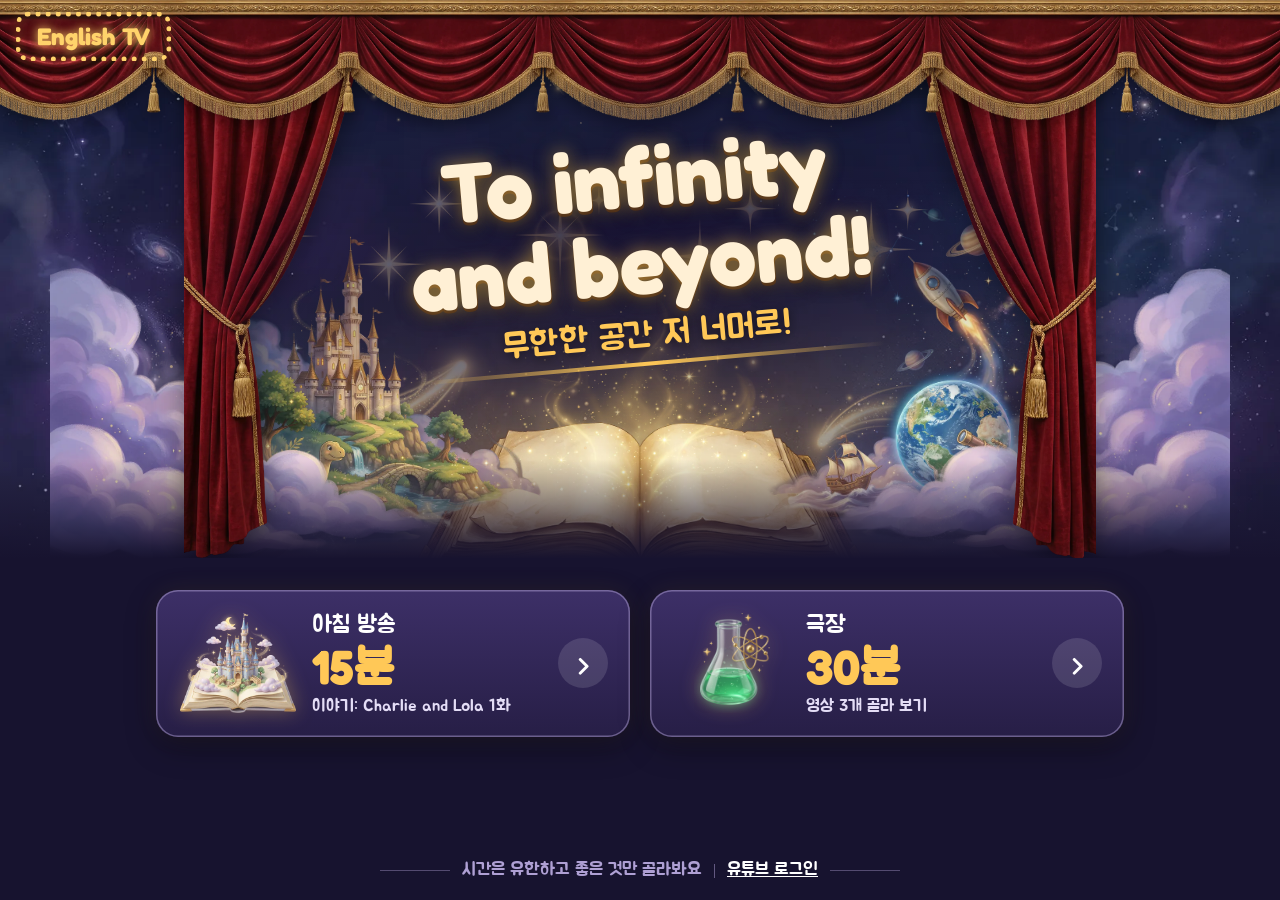
<file: index.html>
<!doctype html>
<html lang="ko">
<head>
<meta charset="utf-8">
<meta name="viewport" content="width=device-width, initial-scale=1, viewport-fit=cover">
<meta name="apple-mobile-web-app-capable" content="yes">
<meta name="apple-mobile-web-app-title" content="English TV">
<meta name="apple-mobile-web-app-status-bar-style" content="black-translucent">
<meta name="theme-color" content="#1b1533">
<link rel="manifest" href="manifest.json">
<link rel="apple-touch-icon" href="icon-180.png">
<meta name="referrer" content="strict-origin-when-cross-origin">
<title>우리집 English TV</title>
<link rel="preconnect" href="https://fonts.googleapis.com">
<link rel="stylesheet" href="https://fonts.googleapis.com/css2?family=Fredoka:wght@500;600;700&family=Jua&display=swap">
<style>
/* 첫 화면은 작은 극장: 막이 드리운 스크린에 약속 한 줄, 그 앞에 '티켓' 3장. 고른 영상을 끝까지 보면 '다 봤어요' 도장이 찍혀요.
   고르는 화면: 묶음 탭 → 채널별로 영상이 가로로 줄지어 있어요. */
:root {
  --bg: #eef2ff;
  --paper: #ffffff;
  --ink: #1c2b4b;
  --muted: #66759a;
  --line: #d9dff2;
  --coral: #f2545b;
  --sun: #ffc43d;
  --teal: #1fa898;
  --hall: #1b1533;      /* 극장 벽 */
  --hall-2: #2c2456;
  --velvet: #b3123f;    /* 막 */
  --velvet-2: #7e0b2c;
  --bulb: #ffd36b;      /* 간판 전구 */
  --dim: #b4add6;       /* 어두운 바탕의 보조 글씨 */
  --display: "Fredoka", "Jua", system-ui, sans-serif;
  --ko: "Jua", "Fredoka", system-ui, sans-serif;
  color-scheme: light;
}
* { box-sizing: border-box; }
[hidden] { display: none !important; }
html, body { height: 100%; }
body {
  margin: 0; background: var(--hall); color: var(--ink); font-family: var(--ko);
  -webkit-tap-highlight-color: transparent; -webkit-user-select: none; user-select: none;
}
button { font: inherit; color: inherit; }
button:focus-visible { outline: 4px solid var(--sun); outline-offset: 3px; }

/* ---------- 첫 화면 ---------- */
.home {
  min-height: 100%; display: flex; flex-direction: column;
  background: radial-gradient(120% 70% at 50% 18%, var(--hall-2), var(--hall) 70%); color: #fff;
  padding: calc(14px + env(safe-area-inset-top, 0px)) max(16px, env(safe-area-inset-right, 0px)) calc(18px + env(safe-area-inset-bottom, 0px)) max(16px, env(safe-area-inset-left, 0px));
}
.top { display: flex; align-items: center; gap: 10px; }
/* 극장 간판: 점선 테두리가 전구처럼 */
.brand {
  font-family: var(--display); font-weight: 700; font-size: 19px; color: var(--bulb);
  border: 5px dotted var(--bulb); border-radius: 12px; padding: 4px 12px;
  text-shadow: 0 0 10px rgba(255,211,107,.6); filter: drop-shadow(0 0 4px rgba(255,211,107,.45));
}
.timers { margin-left: auto; display: flex; gap: 6px; }
.timerbtn {
  border: 0; border-radius: 999px; background: rgba(255,255,255,.1); color: #fff; padding: 8px 12px; cursor: pointer;
  display: flex; align-items: center; gap: 6px; font-family: var(--ko); font-size: 16px;
  font-variant-numeric: tabular-nums;
}
.timerbtn[aria-pressed="true"] { background: var(--bulb); color: var(--ink); }

.center {
  flex: 1; width: 100%; max-width: 460px; margin: 0 auto;
  display: flex; flex-direction: column; justify-content: center; padding: 44px 0 24px;
}
/* 스크린과 막 */
.theater { position: relative; padding: 0 30px; }
.valance {
  position: absolute; left: 0; right: 0; top: -14px; height: 26px; z-index: 2;
  background:
    radial-gradient(circle at 50% 0, var(--velvet) 13px, transparent 14px) 0 6px / 28px 20px repeat-x,
    linear-gradient(var(--velvet), var(--velvet)) 0 0 / 100% 10px no-repeat;
}
.theater::before, .theater::after {
  content: ""; position: absolute; top: -14px; bottom: -18px; width: 40px; z-index: 1;
  background: repeating-linear-gradient(90deg, var(--velvet) 0 7px, var(--velvet-2) 7px 12px, #cf2453 12px 16px, var(--velvet) 16px 20px);
}
.theater::before { left: 0; border-bottom-right-radius: 70% 26px; }
.theater::after { right: 0; border-bottom-left-radius: 70% 26px; }
.screen {
  background: linear-gradient(#ffffff, #e7e9fb); color: var(--ink); border-radius: 10px;
  padding: 40px 16px 34px; box-shadow: 0 0 70px rgba(170,180,255,.35);
}
.motto-ko { margin: 10px 0 0; text-align: center; font-family: var(--ko); font-size: 16px; color: var(--muted); }
.motto { font-family: var(--display); font-weight: 600; font-size: clamp(29px, 8.2vw, 54px); line-height: 1.12; text-align: center; margin: 0; letter-spacing: -.5px; }
.sub { text-align: center; color: var(--dim); font-size: 18px; margin: 30px 0 22px; }

.tickets { display: flex; flex-direction: column; gap: 16px; }
.ticket {
  --c: var(--coral);
  position: relative; display: flex; align-items: stretch; width: 100%; min-height: 104px;
  border: 0; padding: 0; cursor: pointer; text-align: left; background: var(--paper); color: var(--ink);
  border-radius: 18px; overflow: hidden;
  /* 양옆 반원 홈: 티켓 모양 */
  -webkit-mask: radial-gradient(circle 13px at 0 50%, #0000 97%, #000) left / 51% 100% no-repeat,
                radial-gradient(circle 13px at 100% 50%, #0000 97%, #000) right / 51% 100% no-repeat;
          mask: radial-gradient(circle 13px at 0 50%, #0000 97%, #000) left / 51% 100% no-repeat,
                radial-gradient(circle 13px at 100% 50%, #0000 97%, #000) right / 51% 100% no-repeat;
  transition: transform .12s ease;
}
.ticket:nth-child(2) { --c: var(--sun); }
.ticket:nth-child(3) { --c: var(--teal); }
.ticket:active { transform: scale(.98); }
.ticket .stub { flex: none; width: 40%; background: var(--c); padding: 10px 10px 10px 18px; display: flex; align-items: center; }
.ticket .stub img { width: 100%; aspect-ratio: 16 / 9; object-fit: cover; border-radius: 10px; display: block; background: rgba(255,255,255,.4); }
.ticket .body {
  flex: 1; min-width: 0; padding: 12px 22px 12px 14px; display: flex; flex-direction: column; justify-content: center; gap: 6px;
  border-left: 3px dashed var(--line);
}
.ticket .t { font-family: var(--display); font-weight: 600; font-size: 16px; line-height: 1.2; display: -webkit-box; -webkit-line-clamp: 2; -webkit-box-orient: vertical; overflow: hidden; }
.ticket .m { font-size: 14px; color: var(--muted); white-space: nowrap; overflow: hidden; text-overflow: ellipsis; }
.ticket .bar { height: 6px; border-radius: 3px; background: var(--line); overflow: hidden; }
.ticket .bar i { display: block; height: 100%; background: var(--c); border-radius: 3px; }
/* 빈 티켓 */
.ticket.empty { background: rgba(255,255,255,.04); box-shadow: inset 0 0 0 3px rgba(255,255,255,.16); -webkit-mask: none; mask: none; border-radius: 18px; align-items: center; justify-content: center; color: var(--dim); font-size: 20px; gap: 8px; }
.ticket.empty::before { content: "+"; font-family: var(--display); font-size: 30px; line-height: 1; color: var(--c); }
/* 다 본 티켓: 도장 */
.ticket.done .stub img, .ticket.done .t { opacity: .45; }
.stamp.quit { border-color: #4b587c; color: #4b587c; background: #fff; }
.stamp {
  position: absolute; right: 18px; top: 50%; transform: translateY(-50%) rotate(-14deg);
  border: 3px solid var(--coral); color: var(--coral); border-radius: 12px; padding: 4px 10px;
  font-family: var(--ko); font-size: 20px; background: rgba(255,255,255,.85);
}
.ticket.just .stamp { animation: stamp .45s cubic-bezier(.2,1.6,.4,1) both; }
@keyframes stamp { from { transform: translateY(-50%) rotate(-14deg) scale(2.2); opacity: 0; } }
.ticket.holding::after { content: ""; position: absolute; inset: 0; background: rgba(242,84,91,.25); transform-origin: left; animation: fill 3s linear forwards; }
@keyframes fill { from { transform: scaleX(0); } }

.doors { display: grid; grid-template-columns: 1fr 1fr; gap: 14px; }
.door {
  border: 0; border-radius: 20px; padding: 18px 10px 16px; cursor: pointer; color: #fff;
  background: rgba(255,255,255,.07); box-shadow: inset 0 0 0 2px rgba(255,255,255,.14);
  display: flex; flex-direction: column; align-items: center; gap: 2px; transition: transform .12s ease;
}
.door:active { transform: scale(.97); }
.door .dt { font-size: 21px; }
.door .dm { font-family: var(--display); font-weight: 700; font-size: 34px; color: var(--bulb); line-height: 1.15; }
.door .ds { font-size: 14px; color: var(--dim); text-align: center; line-height: 1.3; min-height: 2.6em; margin-top: 4px; }
/* 타이머 전에는 막이 반쯤 닫혀 있다가, 누르면 열려요 */
.theater::before, .theater::after { transition: width .9s cubic-bezier(.5,0,.2,1); }
.home.idle .theater::before, .home.idle .theater::after { width: 17%; }
.stamps { display: flex; justify-content: center; gap: 18px; margin-top: 26px; }
.spot {
  width: 66px; height: 66px; border-radius: 50%; display: grid; place-items: center; text-align: center;
  border: 3px dashed rgba(255,255,255,.28); font-family: var(--ko); font-size: 13px; line-height: 1.15; color: var(--dim); white-space: nowrap;
}
.spot.done { border: 3px solid var(--coral); color: var(--coral); background: #fff; transform: rotate(-12deg); }
.spot.quit { border: 3px solid #8a93b3; color: #4b587c; background: #fff; transform: rotate(-12deg); }
.habit { text-align: center; color: var(--dim); font-size: 15px; margin: 12px 0 0; }
.cta {
  margin: 28px auto 0; display: block; border: 0; border-radius: 999px; cursor: pointer;
  background: var(--bulb); color: var(--ink); font-family: var(--ko); font-size: 21px; padding: 15px 30px;
}
.undo { display: block; margin: 20px auto 0; border: 0; background: none; color: var(--dim); font-family: var(--ko); font-size: 16px; text-decoration: underline; text-underline-offset: 4px; cursor: pointer; padding: 8px; }
.pundo { color: var(--muted); margin: 6px auto 0; padding: 4px 8px; flex: none; }
.foot { text-align: center; color: var(--dim); font-size: 14px; margin: 0; opacity: .8; }
.foot a { color: var(--dim); }
@media (orientation: landscape) and (min-width: 700px) {
  .center { max-width: 900px; padding-top: 16px; }
  .tickets { flex-direction: row; }
  .ticket { flex-direction: column; min-height: 0;
    -webkit-mask: radial-gradient(circle 13px at 50% 0, #0000 97%, #000) top / 100% 51% no-repeat, radial-gradient(circle 13px at 50% 100%, #0000 97%, #000) bottom / 100% 51% no-repeat;
            mask: radial-gradient(circle 13px at 50% 0, #0000 97%, #000) top / 100% 51% no-repeat, radial-gradient(circle 13px at 50% 100%, #0000 97%, #000) bottom / 100% 51% no-repeat; }
  .ticket .stub { width: 100%; padding: 14px 18px 10px; }
  .ticket .body { border-left: 0; border-top: 3px dashed var(--line); padding: 10px 18px 14px; }
  .ticket.empty { min-height: 200px; }
  .stamp { top: 34%; right: 50%; transform: translate(50%, -50%) rotate(-14deg); }
}
/* 아이패드처럼 큰 화면: 전체를 키우고 가운데에 넉넉히 */
@media (min-width: 700px) and (min-height: 600px) {
  .home { padding-left: max(32px, env(safe-area-inset-left, 0px)); padding-right: max(32px, env(safe-area-inset-right, 0px)); padding-top: calc(22px + env(safe-area-inset-top, 0px)); }
  .brand { font-size: 24px; padding: 5px 16px; }
  .timerbtn { font-size: 19px; padding: 10px 16px; }
  .center { max-width: min(880px, 100%); padding: 24px 0 32px; }
  .theater { padding: 0 64px; }
  .theater::before, .theater::after { width: 60px; }
  .home.idle .theater::before, .home.idle .theater::after { width: 21%; }
  .valance { top: -18px; height: 32px; background:
      radial-gradient(circle at 50% 0, var(--velvet) 16px, transparent 17px) 0 8px / 34px 24px repeat-x,
      linear-gradient(var(--velvet), var(--velvet)) 0 0 / 100% 12px no-repeat; }
  .screen { padding: clamp(40px, 7vh, 80px) 24px clamp(34px, 6vh, 64px); border-radius: 14px; }
  .motto { font-size: clamp(54px, 7vw, 84px); }
  .motto-ko { font-size: 22px; margin-top: 14px; }
  .sub { font-size: 22px; margin: 34px 0 24px; }
  .doors { gap: 24px; }
  .door { padding: 30px 16px 26px; border-radius: 26px; }
  .door .dt { font-size: 28px; }
  .door .dm { font-size: 58px; }
  .door .ds { font-size: 18px; }
  .ticket { min-height: 132px; }
  .ticket .t { font-size: 19px; }
  .ticket .m { font-size: 16px; }
  .ticket.empty { font-size: 24px; }
  .stamp { font-size: 22px; }
  .stamps { gap: 28px; margin-top: 32px; }
  .spot { width: 88px; height: 88px; font-size: 16px; }
  .habit { font-size: 19px; }
  .cta { font-size: 24px; padding: 18px 38px; }
  .undo { font-size: 18px; }
  .foot { font-size: 16px; }
}
@media (orientation: portrait) and (min-width: 700px) {
  .center { max-width: min(720px, 100%); }
  .ticket .stub { width: 32%; }
  .home:not(.idle) .screen { padding: 30px 24px 24px; }
  .home:not(.idle) .motto { font-size: clamp(44px, 6.4vw, 60px); }
  .home:not(.idle) .sub { margin: 26px 0 18px; }
}
@media (orientation: landscape) and (min-width: 700px) and (min-height: 600px) {
  .center { max-width: min(1000px, 100%); }
  .ticket.empty { min-height: 200px; }
  /* 극장이 열리면 스크린을 줄여 티켓과 도장판이 한 화면에 들어오게 */
  .home:not(.idle) .center { padding-top: 18px; }
  .home:not(.idle) .screen { padding: 20px 24px 16px; }
  .home:not(.idle) .motto { font-size: clamp(38px, 4.4vw, 54px); }
  .home:not(.idle) .motto-ko { font-size: 18px; margin-top: 8px; }
  .home:not(.idle) .sub { margin: 24px 0 18px; }
  .home:not(.idle) .ticket .stub { padding: 12px 16px 8px; }
  .home:not(.idle) .stamps { margin-top: 22px; }
}
@media (orientation: landscape) and (max-height: 500px) { .center { padding-top: 22px; } .screen { padding: 18px 16px 14px; } .sub { margin: 20px 0 14px; } }

/* ---------- 고르는 화면 ---------- */
.picker {
  position: fixed; inset: 0; z-index: 10; background: var(--paper); display: flex; flex-direction: column;
  padding: env(safe-area-inset-top, 0px) env(safe-area-inset-right, 0px) 0 env(safe-area-inset-left, 0px);
}
.phead { padding: 10px 16px 0; display: flex; align-items: center; gap: 10px; }
.close { border: 0; background: var(--bg); border-radius: 999px; padding: 9px 16px; font-family: var(--ko); font-size: 17px; cursor: pointer; flex: none; }
.tray { display: flex; gap: 6px; flex: 1; justify-content: center; min-width: 0; }
.slot { width: 64px; aspect-ratio: 16 / 9; border-radius: 8px; box-shadow: inset 0 0 0 2px var(--line); overflow: hidden; border: 0; padding: 0; background: var(--bg); cursor: pointer; flex: 0 1 auto; position: relative; }
.slot img { width: 100%; height: 100%; object-fit: cover; display: block; }
.slot:nth-child(1) { --c: var(--coral); } .slot:nth-child(2) { --c: var(--sun); } .slot:nth-child(3) { --c: var(--teal); }
.slot.on { box-shadow: 0 0 0 3px var(--c); }
.tray.shake { animation: shake .35s; }
@keyframes shake { 25% { transform: translateX(-6px); } 75% { transform: translateX(6px); } }
.ok { border: 0; border-radius: 999px; background: var(--ink); color: #fff; padding: 9px 16px; font-family: var(--ko); font-size: 17px; cursor: pointer; flex: none; }
.ok:disabled { background: var(--line); color: var(--muted); cursor: default; }
.ptabs { display: flex; gap: 8px; overflow-x: auto; padding: 14px 16px 10px; scrollbar-width: none; flex: none; }
.ptabs::-webkit-scrollbar { display: none; }
.ptab { flex: none; border: 0; border-radius: 999px; padding: 9px 15px; background: var(--bg); font-family: var(--ko); font-size: 17px; cursor: pointer; }
.ptab[aria-pressed="true"] { background: var(--g); color: #fff; }
.pbody { flex: 1; overflow-y: auto; -webkit-overflow-scrolling: touch; padding: 4px 0 calc(24px + env(safe-area-inset-bottom, 0px)); }
.chrow { margin: 14px 0 22px; }
.chname { display: flex; align-items: center; gap: 10px; padding: 0 16px; margin: 0 0 10px; font-family: var(--display); font-weight: 600; font-size: 18px; }
.chname img { width: 34px; height: 34px; border-radius: 50%; object-fit: cover; background: var(--bg); flex: none; }
.chname small { font-family: var(--ko); font-size: 13px; color: var(--muted); font-weight: 400; }
.strip { display: flex; gap: 12px; overflow-x: auto; padding: 0 16px 6px; scroll-snap-type: x proximity; scrollbar-width: none; }
.strip::-webkit-scrollbar { display: none; }
.vid { flex: none; width: 168px; border: 0; padding: 0; background: none; text-align: left; cursor: pointer; scroll-snap-align: start; display: flex; flex-direction: column; gap: 6px; }
.vthumb { position: relative; display: block; aspect-ratio: 16 / 9; border-radius: 12px; overflow: hidden; background: var(--bg); }
.vthumb img { width: 100%; height: 100%; object-fit: cover; display: block; }
.dur { position: absolute; right: 6px; bottom: 6px; background: rgba(28,43,75,.85); color: #fff; font-family: var(--display); font-size: 12px; padding: 1px 6px; border-radius: 6px; font-variant-numeric: tabular-nums; }
.vt { font-family: var(--display); font-weight: 500; font-size: 14px; line-height: 1.2; display: -webkit-box; -webkit-line-clamp: 2; -webkit-box-orient: vertical; overflow: hidden; }
.vid.picked .vthumb { box-shadow: 0 0 0 4px var(--c); }
.vid.picked .vthumb::after { content: "✓"; position: absolute; inset: 0; display: grid; place-items: center; background: rgba(28,43,75,.45); color: #fff; font-family: var(--display); font-size: 36px; font-weight: 700; }
.hgrid { display: grid; grid-template-columns: repeat(auto-fill, minmax(150px, 1fr)); gap: 16px 12px; padding: 10px 16px; }
.hgrid .vid { width: auto; }
.vch { font-size: 12px; color: var(--muted); white-space: nowrap; overflow: hidden; text-overflow: ellipsis; }
.note { color: var(--muted); text-align: center; padding: 40px 24px; font-size: 18px; line-height: 1.5; }

/* ---------- 플레이어 ---------- */
.player {
  position: fixed; inset: 0; background: #000; z-index: 20; display: flex; flex-direction: column;
  padding: env(safe-area-inset-top, 0px) env(safe-area-inset-right, 0px) env(safe-area-inset-bottom, 0px) env(safe-area-inset-left, 0px);
}
.pbar { display: flex; align-items: center; gap: 12px; padding: 10px 14px; }
.back { border: 0; border-radius: 999px; background: var(--sun); color: var(--ink); padding: 9px 18px; font-family: var(--ko); font-size: 19px; cursor: pointer; display: flex; align-items: center; gap: 6px; flex: none; }
.now { color: #fff; font-family: var(--display); font-size: 17px; font-weight: 600; min-width: 0; flex: 1; overflow: hidden; text-overflow: ellipsis; white-space: nowrap; }
.timepill { flex: none; color: #fff; background: rgba(255,255,255,.16); border-radius: 999px; padding: 7px 12px; font-family: var(--display); font-variant-numeric: tabular-nums; }
.quit { flex: none; border: 0; border-radius: 999px; background: rgba(255,255,255,.16); color: #fff; padding: 8px 14px; font-family: var(--ko); font-size: 16px; cursor: pointer; }
.stage { flex: 1; min-height: 0; display: flex; align-items: center; justify-content: center; padding: 0 12px 12px; }
.frame { width: 100%; aspect-ratio: 16 / 9; flex: none; }
.frame iframe { width: 100%; height: 100%; border: 0; border-radius: 12px; background: #000; }

/* 다 봤어요 / 시간 끝 */
.cheer, .timeup {
  position: fixed; inset: 0; z-index: 40; display: flex; flex-direction: column; align-items: center; justify-content: center;
  gap: 16px; padding: 24px; text-align: center;
}
.cheer { background: var(--bg); }
.cheer h2, .timeup h2 { font-family: var(--ko); font-weight: 400; font-size: clamp(30px, 8vw, 48px); margin: 0; }
.cheer p { margin: 0; font-size: 19px; color: var(--muted); }
.cheer .big { width: 124px; height: 124px; border-radius: 50%; border: 6px solid var(--coral); color: var(--coral); display: grid; place-items: center; font-family: var(--ko); font-size: 25px; transform: rotate(-12deg); animation: stamp2 .5s cubic-bezier(.2,1.6,.4,1) both; }
@keyframes stamp2 { from { transform: rotate(-12deg) scale(2.4); opacity: 0; } }
.cheer button { margin-top: 10px; border: 0; border-radius: 999px; background: var(--ink); color: #fff; padding: 14px 28px; font-family: var(--ko); font-size: 20px; cursor: pointer; }
.timeup { background: var(--ink); color: #fff; z-index: 50; }
.timeup .moon { width: 110px; height: 110px; }
.timeup p { margin: 0; font-size: 20px; color: #c3cde6; }
.hold { position: relative; overflow: hidden; margin-top: 24px; border: 2px solid rgba(255,255,255,.35); border-radius: 999px; background: transparent; color: #c3cde6; padding: 12px 22px; font-family: var(--ko); font-size: 17px; cursor: pointer; -webkit-touch-callout: none; touch-action: none; }
.hold::before { content: ""; position: absolute; inset: 0; background: rgba(255,196,61,.45); transform: scaleX(0); transform-origin: left; z-index: -1; }
.hold.holding::before { transform: scaleX(1); transition: transform 3s linear; }

@media (prefers-reduced-motion: reduce) {
  .ticket, .ticket.just .stamp, .cheer .big, .tray.shake, .ticket.holding::after, .theater::before, .theater::after, .door { transition: none; animation: none; }
}

/* ===== 무대(2026-11-23 시안 반영): 막이 묶인 극장 너머로 동화·우주·자연·과학의 세계 ===== */
:root { --midnight: #17132f; --theater: #30254f; --gold: #ffc857; --cream: #fff0d5; --lavender: #afa0d4; --sky2: #76bceb; }
body { background: var(--midnight); }
.home { position: relative; padding: 0 0 calc(18px + env(safe-area-inset-bottom, 0px)); background: var(--midnight); }
.home .top { position: absolute; z-index: 6; left: 0; right: 0; top: 0;
  padding: calc(12px + env(safe-area-inset-top, 0px)) max(16px, env(safe-area-inset-right, 0px)) 0 max(16px, env(safe-area-inset-left, 0px)); }
.home .center { padding-left: max(16px, env(safe-area-inset-left, 0px)); padding-right: max(16px, env(safe-area-inset-right, 0px)); padding-top: 0; justify-content: flex-start; max-width: 920px; }
.scene { position: relative; height: clamp(340px, 62vh, 660px); overflow: hidden; transition: height .5s ease; }
.world { position: absolute; inset: 0; width: 100%; height: 100%; display: block; }
.valance2 { position: absolute; z-index: 3; left: 0; right: 0; top: 0; height: 58px;
  background:
    radial-gradient(ellipse 50% 100% at 50% 0, #c3173f 0 55%, #8b0c30 70%, transparent 71%) 0 0 / 150px 58px repeat-x,
    linear-gradient(#a90f3b, #a90f3b) 0 0 / 100% 14px no-repeat;
  filter: drop-shadow(0 4px 6px rgba(0,0,0,.4)); }
.valance2::after { content: ""; position: absolute; left: 0; right: 0; top: 12px; height: 6px; background: linear-gradient(90deg, #e9a913, #ffd76e, #e9a913); opacity: .9; }
.cur { --cs: 1; position: absolute; z-index: 2; top: 0; height: 100%; width: auto; transform: scaleX(var(--cs)); transition: transform 1.5s cubic-bezier(.6,0,.2,1); transform-origin: left center; }
.cur.left { left: -6px; }
.cur.right { right: -6px; transform-origin: right center; }
.home.closed .cur { transform: scaleX(calc(var(--cs) * 3.4)); }
@media (max-width: 639px) {
  .cur { --cs: .6; }
  .scene { height: clamp(320px, 46vh, 420px); }
  .home .foot { font-size: 14px; flex-wrap: wrap; gap: 8px; }
  .home .foot::before, .home .foot::after { display: none; }
}
.title { position: absolute; z-index: 4; left: 50%; top: 17%; transform: translateX(-50%) rotate(-5deg); width: min(86%, 760px); text-align: center; }
.home .motto { color: var(--cream); font-family: var(--display); font-weight: 700; letter-spacing: 0;
  font-size: clamp(36px, 7.2vw, 84px); line-height: 1.02; text-shadow: 0 0 22px rgba(255,200,87,.55), 0 4px 0 rgba(120,60,0,.35); }
.home .motto-ko { color: var(--gold); font-family: var(--ko); font-size: clamp(18px, 4.6vw, 34px); margin: 10px 0 0;
  text-shadow: 0 2px 10px rgba(0,0,0,.45); }
.home .motto-ko::after { content: ""; display: block; width: 62%; height: 4px; margin: 4px auto 0; border-radius: 4px; background: linear-gradient(90deg, transparent, var(--gold), transparent); }
.home .sub { margin: 4px 0 18px; color: var(--lavender); }
.home.idle .sub { display: none; }
.home .center { justify-content: center; }
/* 시간 고르기 카드 */
.home .doors { grid-template-columns: 1fr; gap: 14px; position: relative; z-index: 5; margin-top: -26px; }
.home .door { flex-direction: row; align-items: center; gap: 14px; padding: 14px 16px; text-align: left; border-radius: 22px;
  background: linear-gradient(180deg, rgba(64,50,108,.92), rgba(40,31,72,.92));
  box-shadow: inset 0 0 0 1.5px rgba(175,160,212,.5), 0 10px 30px rgba(0,0,0,.35), 0 0 24px rgba(255,200,87,.08); }
.dicon { width: 84px; height: 70px; flex: none; filter: drop-shadow(0 0 10px rgba(255,200,87,.35)); }
.dtext { display: flex; flex-direction: column; gap: 0; min-width: 0; flex: 1; }
.home .door .dt { font-size: 19px; color: #fff; }
.home .door .dm { font-size: 34px; color: var(--gold); line-height: 1.1; }
.home .door .ds { font-size: 14px; color: #e4ddf6; text-align: left; min-height: 0; margin-top: 2px; }
.chev { flex: none; width: 40px; height: 40px; border-radius: 50%; display: grid; place-items: center; background: rgba(255,255,255,.12); color: #fff; font-family: var(--display); font-size: 28px; line-height: 1; padding-bottom: 3px; }
/* 바닥 문구 */
.home .foot { display: flex; align-items: center; justify-content: center; gap: 12px; color: var(--lavender); opacity: 1; font-size: 15px; padding: 18px 16px 0; }
.home .foot::before, .home .foot::after { content: ""; flex: 0 1 70px; height: 1px; background: rgba(175,160,212,.4); }
.home .foot .bar { width: 1px; height: 14px; background: rgba(175,160,212,.5); }
.home .foot a { color: #fff; }
/* 극장이 열리면 무대를 줄이고 티켓을 위로 */
.home.th .scene { height: clamp(210px, 30vh, 320px); }
.home.th .title { top: 26%; }
.home.th .motto { font-size: clamp(30px, 7vw, 62px); }
.home.th .motto-ko { font-size: clamp(15px, 3.4vw, 22px); }
.home.th .center { padding-top: 6px; }
/* 별 반짝임, 로켓 둥실 */
.tw { animation: twinkle 3s ease-in-out infinite; }
@keyframes twinkle { 50% { opacity: .2; } }
.rocket { animation: floaty 4s ease-in-out infinite; }
@keyframes floaty { 50% { transform: translate(6px, -10px); } }
.sparks { animation: twinkle 2.2s ease-in-out infinite; }
@media (min-width: 640px) {
  .home .doors { grid-template-columns: 1fr 1fr; gap: 20px; }
}
@media (min-width: 700px) and (min-height: 600px) {
  .home .center { max-width: min(1000px, 100%); padding-top: 0; }
  .home .doors { margin-top: -40px; }
  .home .door { padding: 20px 22px; }
  .dicon { width: 120px; height: 100px; }
  .home .door .dt { font-size: 24px; }
  .home .door .dm { font-size: 48px; }
  .home .door .ds { font-size: 17px; }
  .chev { width: 50px; height: 50px; font-size: 34px; }
  .valance2 { height: 74px; background-size: 190px 74px, 100% 18px; }
  .home .foot { font-size: 18px; }
}
@media (orientation: landscape) and (max-height: 500px) { .scene { height: 62vh; } .home .doors { margin-top: -18px; } }
@media (prefers-reduced-motion: reduce) { .tw, .rocket, .sparks { animation: none; } .cur { transition: none; } }
.title::before { content: ""; position: absolute; z-index: -1; inset: -28% -12%; background: radial-gradient(closest-side, rgba(16,10,46,.72), rgba(16,10,46,.35) 60%, transparent); border-radius: 50%; }
.home .motto { text-shadow: 0 0 18px rgba(255,200,87,.55), 0 3px 0 rgba(90,40,0,.55), 0 6px 18px rgba(0,0,0,.6); }
.dicon { object-fit: contain; }
/* 오늘 이미 쓴 시간: 흐리게, 엄마 아빠 확인을 거쳐야 열려요 */
.home .door.spent { opacity: .55; }
.chev svg { width: 46%; height: 46%; }
.timepill { border: 0; font-size: 16px; cursor: pointer; }
/* 타이머 창(멈추기·끄기)과 엄마 아빠 확인 */
.sheet { position: fixed; inset: 0; z-index: 60; display: flex; align-items: center; justify-content: center; padding: 20px; background: rgba(12,9,30,.74); }
.sheet .card { width: min(100%, 360px); background: var(--paper); color: var(--ink); border-radius: 26px; padding: 24px 20px 14px; display: flex; flex-direction: column; gap: 10px; text-align: center; }
.sheet h3 { margin: 0; font-weight: 400; font-size: 24px; }
.sheet .note { margin: 0 0 4px; color: var(--muted); font-size: 16px; line-height: 1.35; }
.sheet .left { margin: 0; font-family: var(--display); font-weight: 700; font-size: 44px; font-variant-numeric: tabular-nums; }
.sheet .main { border: 0; border-radius: 999px; background: var(--sun); color: var(--ink); font-family: var(--ko); font-size: 21px; padding: 15px; cursor: pointer; }
.sheet .line { border: 2px solid var(--line); border-radius: 999px; background: none; color: var(--ink); font-family: var(--ko); font-size: 17px; padding: 12px; cursor: pointer; }
.sheet .plain { border: 0; background: none; color: var(--muted); font-family: var(--ko); font-size: 16px; padding: 8px; cursor: pointer; }
.gate-q { margin: 0; font-family: var(--display); font-weight: 700; font-size: 40px; font-variant-numeric: tabular-nums; }
.gate-a { height: 54px; border-radius: 14px; background: var(--bg); display: grid; place-items: center; font-family: var(--display); font-size: 30px; font-variant-numeric: tabular-nums; }
.gate-a.wrong { animation: gshake .35s; background: #ffe3e4; }
@keyframes gshake { 25% { transform: translateX(-8px); } 75% { transform: translateX(8px); } }
.pad { display: grid; grid-template-columns: repeat(3, 1fr); gap: 8px; }
.pad button { border: 0; border-radius: 14px; background: var(--bg); color: var(--ink); font-family: var(--display); font-size: 26px; padding: 10px 0; cursor: pointer; }
.pad button:active { background: var(--line); }
.pad .go { background: var(--ink); color: #fff; font-family: var(--ko); font-size: 19px; }
</style>
<link rel="stylesheet" href="stage.css">
<script src="stage.js"></script>
</head>
<body>

<div class="home" id="home">
  <div class="top">
    <span class="brand">English TV</span>
    <div class="timers">
      <button class="timerbtn" id="timerRun" type="button" aria-pressed="true" hidden><span id="timerText"></span></button>
    </div>
  </div>

  <section class="scene" id="scene">
    <!-- 무대: 위치와 크기는 stage.json(배치 도구: tools/stage-editor.html), 그림은 assets/(tools/make_assets.py) -->
    <div class="sky" aria-hidden="true"></div>
    <div class="stage-frame">
      <img class="world-img left" data-layer="worldL" src="assets/world-left.webp" alt="" aria-hidden="true">
      <img class="world-img right" data-layer="worldR" src="assets/world-right.webp" alt="" aria-hidden="true">
      <img class="sparkles" data-layer="sparkles" src="assets/sparkles.webp" alt="" aria-hidden="true">
      <img class="clouds left" data-layer="cloudsL" src="assets/clouds-left.webp" alt="" aria-hidden="true">
      <img class="clouds right" data-layer="cloudsR" src="assets/clouds-right.webp" alt="" aria-hidden="true">
      <img class="book" data-layer="book" src="assets/book.webp" alt="" aria-hidden="true">
      <img class="drape left" data-layer="drapeL" src="assets/curtain-left.webp" alt="" aria-hidden="true">
      <img class="drape right" data-layer="drapeR" src="assets/curtain-right.webp" alt="" aria-hidden="true">
      <div class="title" data-layer="title">
        <h1 class="motto" id="motto" lang="en">To infinity<br>and beyond!</h1>
        <p class="motto-ko" id="mottoKo">무한한 공간 저 너머로!</p>
      </div>
    </div>
    <div class="valance3" data-layer="valance" aria-hidden="true"></div>
    <div class="stage-fade" data-layer="fade" aria-hidden="true"></div>
  </section>

  <main class="center">
    <p class="sub" id="sub"></p>
    <!-- 타이머를 눌러야 시작: 아침 방송(15분, 편성표대로) / 극장(30분, 티켓 3장) -->
    <div class="doors" id="doors">
      <button class="door" id="goMorning" type="button"><img class="dicon" src="assets/icon-morning.webp" alt="" aria-hidden="true"><span class="dtext"><span class="dt">아침 방송</span><span class="dm">15분</span><span class="ds" id="morningInfo"></span></span><span class="chev" aria-hidden="true">›</span></button>
      <button class="door" id="goTheater" type="button"><img class="dicon" src="assets/icon-theater.webp" alt="" aria-hidden="true"><span class="dtext"><span class="dt">극장</span><span class="dm">30분</span><span class="ds" id="theaterInfo"></span></span><span class="chev" aria-hidden="true">›</span></button>
    </div>
    <div class="tickets" id="tickets"></div>
    <!-- 도장판: 티켓 3장의 도장 자리. 끝까지 보면 '다 봤어요', 그만두면 '그만 봤어요' -->
    <div class="stamps" id="stamps" hidden></div>
    <p class="habit" id="habit" hidden>끝까지 보는 습관을 들여요</p>
    <button class="cta" id="cta" type="button" hidden></button>
    <button class="undo" id="undo" type="button" hidden>잘못 눌렀나요? 시간 다시 고르기</button>
  </main>

  <p class="foot"><span>시간은 유한하고 좋은 것만 골라봐요</span><span class="bar" aria-hidden="true"></span><a href="https://accounts.google.com/ServiceLogin?service=youtube&amp;continue=https%3A%2F%2Fwww.youtube.com%2F" target="_blank" rel="noopener">유튜브 로그인</a></p>
</div>

<div class="picker" id="picker" hidden>
  <div class="phead">
    <button class="close" id="pClose" type="button">닫기</button>
    <div class="tray" id="tray"></div>
    <button class="ok" id="pOk" type="button" disabled>정했어요</button>
  </div>
  <button class="undo pundo" id="pUndo" type="button" hidden>잘못 눌렀나요? 시간 다시 고르기</button>
  <nav class="ptabs" id="ptabs" aria-label="묶음"></nav>
  <div class="pbody" id="pbody"></div>
</div>

<div class="player" id="player" hidden>
  <div class="pbar">
    <button class="back" id="back" type="button">
      <svg width="18" height="18" viewBox="0 0 24 24" aria-hidden="true"><path d="M15 5l-7 7 7 7" stroke="currentColor" stroke-width="3.2" fill="none" stroke-linecap="round" stroke-linejoin="round"/></svg>
      돌아가기
    </button>
    <div class="now" id="now"></div>
    <button class="timepill" id="timePill" type="button" hidden><span id="pillText"></span></button>
    <button class="quit" id="quitBtn" type="button" hidden>그만 볼래요</button>
  </div>
  <div class="stage"><div class="frame" id="frame"></div></div>
</div>

<div class="cheer" id="cheer" hidden>
  <div class="big" id="cheerStamp" aria-hidden="true">다 봤어요</div>
  <h2 id="cheerTitle">끝까지 봤어요!</h2>
  <p id="cheerMsg"></p>
  <button type="button" id="cheerOk">좋아요</button>
</div>

<div class="timeup" id="timeUp" hidden>
  <svg class="moon" viewBox="0 0 24 24" aria-hidden="true"><path d="M20 14.5A8.5 8.5 0 0 1 9.5 4a8.5 8.5 0 1 0 10.5 10.5z" fill="#ffc43d"/><circle cx="17" cy="5" r="1.2" fill="#fff"/><circle cx="20.5" cy="9" r=".8" fill="#fff"/></svg>
  <h2>오늘 영상은 여기까지!</h2>
  <p id="timeUpMsg">영상 잘 봤어요</p>
  <button class="hold" id="holdBtn" type="button">엄마 아빠가 3초 꾹 누르면 닫혀요</button>
</div>

<!-- 타이머를 누르면: 잠깐 멈추기(남은 시간 그대로) / 끄기(엄마 아빠 확인) -->
<div class="sheet" id="ctl" hidden>
  <div class="card">
    <p class="note">남은 시간</p>
    <p class="left" id="ctlLeft"></p>
    <button class="main" id="ctlPause" type="button">잠깐 멈추고 나가기</button>
    <p class="note">남은 시간은 그대로 있어요. 돌아와서 이어 봐요.</p>
    <button class="line" id="ctlStop" type="button">타이머 끄기</button>
    <button class="plain" id="ctlClose" type="button">계속 볼래요</button>
  </div>
</div>

<!-- 엄마 아빠 확인: 곱셈 문제를 맞혀야 열려요 -->
<div class="sheet" id="gate" hidden>
  <div class="card">
    <h3>엄마 아빠 확인</h3>
    <p class="note" id="gateWhy"></p>
    <p class="gate-q" id="gateQ"></p>
    <div class="gate-a" id="gateA"></div>
    <div class="pad" id="gatePad">
      <button type="button" data-k="1">1</button><button type="button" data-k="2">2</button><button type="button" data-k="3">3</button>
      <button type="button" data-k="4">4</button><button type="button" data-k="5">5</button><button type="button" data-k="6">6</button>
      <button type="button" data-k="7">7</button><button type="button" data-k="8">8</button><button type="button" data-k="9">9</button>
      <button type="button" data-k="del" aria-label="지우기">⌫</button><button type="button" data-k="0">0</button><button type="button" class="go" data-k="go">확인</button>
    </div>
    <button class="plain" id="gateCancel" type="button">취소</button>
  </div>
</div>

<script>
/* ============================================================
   채널 관리: 여기만 고치면 됩니다.
   - 채널을 빼려면 그 줄을 지우거나 앞에 // 를 붙이세요.
   - 채널을 추가하려면 같은 모양으로 한 줄 넣으세요(id = UC로 시작하는 채널 ID).
   - 고르는 화면의 영상 목록(pool.json)은 매일 새벽 GitHub가 이 목록을 보고 새로 만듭니다.
   ============================================================ */
const GROUPS = [
  { key: "words",   label: "말과 이야기",   color: "#7b5cd6" },
  { key: "science", label: "과학과 수",     color: "#f07b2b" },
  { key: "nature",  label: "자연",          color: "#1fa868" },
  { key: "world",   label: "세계와 문화",   color: "#2f7fe0" },
  { key: "make",    label: "만들기와 요리", color: "#e2474f" },
  { key: "arts",    label: "음악과 미술",   color: "#d1489b" },
];

const IMG = "https://yt3.googleusercontent.com/";
const CHANNELS = [
  // 말과 이야기
  { cat: "words", name: "Storyline Online",  id: "UCnBdzaRy-Ky9Vh54XJlFz1Q", img: "h11i0p5FnpjJ9RQAjNnrc_qi5Q8f3pbv2M685hyQjkobZZi3CenpaFVByZ6A-_d2ZZNUEnEh" },
  { cat: "words", name: "Arthur",            id: "UCSPzXeCRf12qayHCAtuffzw", img: "r3YrwudcbU5JW63Gh37EkoRh2Dq_dnZD96Y15c2Jb9o_qic4XBzOwoQhBJbAofrabE21EBgl" },
  { cat: "words", name: "WordGirl",          id: "UCAtaHJKIm3K9XnvHtdkVWyQ", img: "xIiLuyTI6F7BjAkokFnpzaVoEhJE2jGwhxsyv5nA0Hdqs5EVO5W-YzibYHR5RT9tJsF2SpxRWA" },
  { cat: "words", name: "Bluey",             id: "UCVzLLZkDuFGAE2BGdBuBNBg", img: "6bBUQ32f2n9uU-PdmNrKZ3vh9bseOtTKApdriAaHvUw6DG4fDv5DQmLHDP_IWqeVkcZvIAgMmh4" },
  { cat: "words", name: "Peppa Pig",         id: "UCAOtE1V7Ots4DjM8JLlrYgg", img: "13Y1jOLVSE09l52UWslwmQdEGEK2MJYE6VxGb_cgGOsZKJbBGUvCFt8ivnCEv4sOG_tNJQl4_2c" },
  { cat: "words", name: "Charlie and Lola",  id: "UCG-raE4Js-td8_muMlcveaQ", img: "NgVwnEQpLypKwLrSUJTx3LkR_5KU5Ayn6acmNRBBXTjq-6jNcrVBmU_mL5ewouBzTo0twvRrig" },
  { cat: "words", name: "Caillou",           id: "UC4yQCVlLhTmOqX5kUkAGr0g", img: "ytc/AIdro_k3_D-rX9Y-SRAnxmtHA0JZNlPtZeFJ6Rf6deYZFOjkpkg" },
  // 재생목록 하나만 쓰는 항목: list = 재생목록 ID, video = 대표 그림으로 쓸 영상 ID
  { cat: "words", name: "동화로 듣는 탈무드", lang: "한국어", list: "PLbg_P_ae3xhVjusc70u0RJ93wDrG8bwog", video: "oYGohhQl1WQ" },
  { cat: "words", name: "단비동화 탈무드",   lang: "한국어", list: "PLkeAC1CbGV-u3M-z0iiFXvolP6S2HM1Gv", video: "TKquci0i0_I" },
  // 영상 ID를 직접 적은 항목(길이와 상관없이 목록에 들어가요)
  { cat: "words", name: "혜니동화나라 탈무드", lang: "한국어", videos: ["akP2V-453rQ", "jbIrVkKbMok", "O-LLKcgrdkQ", "nifOZPJ3fA8"] },
  { cat: "words", name: "헉깨비 고사성어",   lang: "한국어", list: "PLcNnMnG-Hsia5Ip-dwcyefXZCYErjD97p", video: "wqK-rR8O5UM" },
  { cat: "words", name: "밝은한자 고사성어", lang: "한국어", list: "PLzgLTFwcfJNkWMAcotiNDGwXOTNq9T96F", video: "TyRKcQSZn58" },
  // 과학과 수
  { cat: "science", name: "Odd Squad",       id: "UCNTJoDF--ZRdsls2HOKAwRw", img: "EZFWekT4NTJ4GehUtXOszk6hCdlHV8bJa9cEGTTnZhGfbomhF0oGHDkq5zb9hcxYRjPah5V7FS0" },
  { cat: "science", name: "Numberock",       id: "UCt9SZgFExNwWTH5T_JnyF-A", img: "l3A_J_7z0uGBRLtCW9vdkzI1MrQM3jCIlNm0yI9NzTK8oTuoUlsnvJXewD2A5qejocOVVdKAsA" },
  { cat: "science", name: "Scratch Garden",  id: "UC8NFs-VWUsyuq4zaYVVMgCQ", img: "ytc/AIdro_kupcu37YBC-tZ4u6E75DlaBZqvmxJz3kSIRDgnAgwarBg" },
  // 일상의 기술: 문, 자물쇠, 에스컬레이터처럼 늘 보는 것들이 어떻게 움직이는지(3D 그림)
  { cat: "science", name: "Jared Owen",      id: "UCbsfyGlrjrKQC0gbzK0-EiA", img: "ytc/AIdro_lnka0eFfoMdjhx8et8o7xqHGPma7jNXZXHBosNugHX5zHm" },
  { cat: "science", name: "Dr. Binocs",      id: "UCxlJ45KjG4XVcQ_hd8j227A", img: "ytc/AIdro_lTFIu2b6QlZMJHCQ2F3--ukEBs8fd_tEahtv38sm8WwME" },
  { cat: "science", name: "SciShow Kids",    id: "UCRFIPG2u1DxKLNuE3y2SjHA", img: "9RKKCG2JPialTt7Aks6PPjLuETae_Yf-_Und4NERTGdn4tHV7xCr1JzJQc0-ir63DYcvK_cYTA" },
  { cat: "science", name: "TheDadLab",       id: "UCc_-hy0u9-oKlNdMKHBudcQ", img: "ytc/AIdro_kKKrC5qZARKGI9RERzcNOfgQiYdlwXF_sJgQV5njk7" },
  { cat: "science", name: "Hot Wheels",      id: "UClbYzBq_iCnk4Vg4HF1MhfQ", img: "ytc/AIdro_na56mT3DPV74DYPweyFjjbSYy5CinvkWbRoHt7w1pmKA8" },
  { cat: "science", name: "Blaze and the Monster Machines", id: "UCmWZB57dUwFfj847-4y63JA", img: "ytc/AIdro_knRxLbMmf2yeHtIw9UGHp9CvzT80VWtQaBKKRkoK04br8" },
  { cat: "science", name: "Handyman Hal",    id: "UC8KyyhPfL4v2sZGbcGg7b7Q", img: "os-r8D3c2crOONshx0klpBAETlB9dLIANJEqm-AKMZ0Nz4rSgUeqZILdtZwKEZ6Wquk1Uta5gw" },
  { cat: "science", name: "Blippi",          id: "UC5PYHgAzJ1wLEidB58SK6Xw", img: "5RLphM956w5pfV843mKs401NNeshKiq70_KBwHdLVAhdTl323Q_qc1fxZcvyilx7pL_Rij3V" },
  // 자연
  { cat: "nature", name: "Nat Geo Kids",     id: "UCXVCgDuD_QCkI7gTKU7-tpg", img: "GsBWcfJJbCKMQ-ndyaeLPqIwfqvU2dughQEl0eGRP8MfvML-HIl5HK_vamdjOWzbvMSLdLINGA" },
  { cat: "nature", name: "Wild Kratts",      id: "UCxEmDFo1yUbbxjEb9RjitVA", img: "p9M4GrXcdLpXy_6zMYvV5TiQ_iOIbZ6snX8FGhhy3yh0hSxOOwyJlpRVu2VHSZKchX4hI7wGaQ" },
  { cat: "nature", name: "Octonauts",        id: "UCXLLQkbYE-G9jYrra7R4Qsw", img: "45UOB3Elk3cgr5-TeFn33Msq314WsYpOHVCh6GaxTDflu76S5F04jFgA26l1xRYhFL9wduLI3w" },
  { cat: "nature", name: "Puffin Rock",      id: "UCBx2mmZhRBkPC2MK4bqcSHQ", img: "ePxZdelGH9UpfOgxN9h2lpYEiceoMcOGVggH1xbr4WvTFiuu3WSTPH5g32IMQCZD2vUcOHwQow" },
  { cat: "nature", name: "Maddie Moate",     id: "UCQ0_JQL4wdQd-Xe5hC4PwTg", img: "MVa_Smg9PxfpYeJ10ZZRD3ctucMJXTf7BqQYw3RgPBfyvxK_aZiAg1rTRIihCYrDXHI6AJRM" },
  // 세계와 문화: 체스, 나라와 지리, 여행, 역사
  { cat: "world", name: "ChessKid",          id: "UCj_-bWUM8fK-PEQCNFwWq8w", img: "Qc5UUU0KviisiqZ1z24tOhpN2ZNnCgrTHDMyToHvWXK5Gj1KyDxGBq3JTDL619WB87hKNy9H" },
  { cat: "world", name: "KLT Geography",     id: "UCjE9oosITb_DAI8EMcsQ5TA", img: "9h2Q9jhCXmgOUB-a0mbGIE-qs0kpjx0upsbbzjU6C20TYw_FZRytjTJJzCJ9auFGEO69GneH" },
  { cat: "world", name: "Rick Steves' Europe", id: "UCchgIh8Tc4sTmBfnMQ5pDdg", img: "OYyMulKZzeJKBhYDurOlfK7FpXnOenRCodtY4AFp2l7SCjQcEdVgq1qxPTFuno3gCQzL8t2N" },
  { cat: "world", name: "Homeschool Pop",    id: "UCfPyVJEBD7Di1YYjTdS2v8g", img: "yENC7nbCi2IqwCeDy8T7Kzpcubxt-iz_yR69dlKGXvwufaEJIbk7iYYseVAqMAAoLNrs4hjR" },
  { cat: "world", name: "지니스쿨 역사",      lang: "한국어", id: "UCvkLnjWQIntS0pnreTEfP_g", img: "ytc/AIdro_kZz4gcXFGhdi9glyffWVM94lS1RkDWN7YsFdw8JBAzXg" },
  // EBS 공식 재생목록(영상 하나에 2편씩 묶여 있어 17~27분)
  { cat: "world", name: "역사가 술술 (EBS)",  lang: "한국어", list: "PLKDPDirFfxZRtCM_d7IHMbenIaftX2LPf" },
  { cat: "world", name: "시간을 달리는 세계사 (EBS)", lang: "한국어", list: "PLKDPDirFfxZS8L33EQ0-_RHzlNzzFFDwA" },
  // 만들기와 요리
  { cat: "make", name: "Brick Experiment Channel", id: "UClsFdM0HzTdF1JYoraQ0aUw", img: "ytc/AIdro_m8-EAIC1BpP1XGw_bY5ECY9aO4x9jikMRjJH-aSJQp0-w" },
  { cat: "make", name: "Brick Science",      id: "UCpQB577lHFyWTyvrS73Ldlg", img: "m4vb2DtUm-T2yQp4WzHqD-9bqyMx145NEvyfb7NgarayJJ-6BWZAq7tsNHiyBSlKaDFZnA43jZQ" },
  { cat: "make", name: "Brickitect",         id: "UC-LJgOHir8UyxoboIe-cQZA", img: "ytc/AIdro_ktP-gMPGAt3-Ni9b35KsYp63odjYq1uVrMCcILTWwcng8" },
  { cat: "make", name: "Food Fusion Kids",   id: "UCqpsITAmYlQttezQ7puHwNQ", img: "ytc/AIdro_nCIH1Rh3MJ10q4AqEpMogzq0NpzEYjU-fId6gXuj5YbQ" },
  { cat: "make", name: "Susie's Cooking Show", id: "UCHnkyuuXhnMAmlMLrt2RFoA", img: "ytc/AIdro_nwkNKxNBoRAdn8BdSzDK7t3ihaJke8J74sytFMUxNBtA" },
  // 음악과 미술
  { cat: "arts", name: "Super Simple Songs", id: "UCLsooMJoIpl_7ux2jvdPB-Q", img: "x7yHOvSWKX_olv_pgx1Ou4SsHI_eOg27sXy9jbNO15rHMG3y425LnmFIyoxDyvLA8Qi3k_0rWw" },
  { cat: "arts", name: "Jack Hartmann",      id: "UCVcQH8A634mauPrGbWs7QlQ", img: "dBGALgiaMfeeHDUW5Vy5W8C8bSdre4ryyx8FMZ8XO_twhhC1GCxivReJS44Eto4rKqfQn9JutA" },
  { cat: "arts", name: "Tiny Classics",      id: "UCvOtmWdfkbbwt7QTIgrzg6A", img: "n4v1IaBcZ9fII_WlQzhhKgUj3nbmBb7IrlCUjn-_2NXCZe-_DF5If_dIDmN3RCxUKEGR09xo" },
  { cat: "arts", name: "Hoffman Academy",    id: "UCiKUKTMbojTIPGWPR_eec9w", img: "ytc/AIdro_k7nkDz_7FJT-KZbUp73cFIT27Uo9rs-kLDcAW4OXPcOFM" },
  { cat: "arts", name: "Art with Mati & Dada", id: "UCR2NlUr0yPuqRxZN_7ItHog", img: "ytc/AIdro_kCidg6giqynBzGn5421GzAeZ_I-XL6LDiBolPCwptkFrM" },
  { cat: "arts", name: "Tate Kids",          id: "UCYvsK26rzlH5F_s1BmIwQbw", img: "ytc/AIdro_nszVp4ArfmJUjZD0k0BFONcXVUJFl92SIRmnmpXTotIA" },
  { cat: "arts", name: "Art for Kids Hub",   id: "UC5XMF3Inoi8R9nSI8ChOsdQ", img: "2v2xIGZEuGhqBC5wVyqgal0UMtyClFzVVOw7brPTSPtR_Sii_k1BehSxI-e5X_FiKu7nkF36IR4" },
  { cat: "arts", name: "GoNoodle",           id: "UC2YBT7HYqCbbvzu3kKZ3wnw", img: "ytc/AIdro_lpPsraLlE6yw-vcFVQ7b64fIW-0jEkKgzL5eHc3Xv2zVk" },
  { cat: "arts", name: "Cosmic Kids Yoga",   id: "UC5uIZ2KOZZeQDQo_Gsi_qbQ", img: "Yc9p76OfTXkdYN5f0iGJqpfmgTZxZkmwvwmL6S7s63QA8UTuBFyBfjL6xYpsX-XdGiKqxfGWkQ" },
];
CHANNELS.forEach(ch => { ch.key = ch.list || ch.id || ch.videos.join(","); });

/* 아침 방송 편성표 (요일: 0=일, 1=월 … 6=토)
   lists = 순서대로 이어 볼 재생목록들, mix = 순서 없이 번갈아 볼 채널들 */
const SERIES = {
  A: { label: "이야기", days: [1, 3, 5], name: "Charlie and Lola", lang: "en",
       lists: ["PLXiSgDwSRPokG4BfaAtLneCYC3qNchRjM"] },
  B: { label: "레고", days: [2, 4], name: "레고 시간", lang: "en",
       mix: ["UClsFdM0HzTdF1JYoraQ0aUw", "UCpQB577lHFyWTyvrS73Ldlg", "UC-LJgOHir8UyxoboIe-cQZA"] },
  C: { label: "역사", days: [0, 6], name: "지니스쿨 한국사", lang: "ko",
       lists: ["PL9963YeJsUgAM8gikh9PNPXDdEBKuEyCn",   // 선사·청동기·철기
               "PL9963YeJsUgDuiy6AIEco3LM0cHGpoEXJ",   // 삼국
               "PL9963YeJsUgBX5XPxMt4px4KfSyftq0Ui",   // 남북국
               "PL9963YeJsUgA6TThkxrH_ZH59LpyqHbTV",   // 고려
               "PL9963YeJsUgDDsD8h03NdygEp7Arkh_b6",   // 조선
               "PL9963YeJsUgD_VrhCgmb8Tmcb3XtOlWof"] },// 근현대
};
/* SERIES END */
/* ============================================================ */

const $ = s => document.querySelector(s);
const esc = t => String(t).replace(/[&<>"']/g, c => ({ "&": "&amp;", "<": "&lt;", ">": "&gt;", '"': "&quot;", "'": "&#39;" }[c]));
const thumb = id => `https://i.ytimg.com/vi/${id}/mqdefault.jpg`;
const mmss = s => Math.floor(s / 60) + ":" + String(Math.floor(s % 60)).padStart(2, "0");
const SLOT_COLORS = ["var(--coral)", "var(--sun)", "var(--teal)"];
const store = {
  get(k, d) { try { const v = localStorage.getItem(k); return v == null ? d : JSON.parse(v); } catch { return d; } },
  set(k, v) { try { v == null ? localStorage.removeItem(k) : localStorage.setItem(k, JSON.stringify(v)); } catch {} },
};

/* ---------- 상태 ----------
   basket  = { items: [고른 영상 3개], locked: 정했는지 }
   prog    = { 영상ID: { pos: 이어볼 위치, seen: 실제로 본 초, done: 다 봤는지 } }
   history = 끝까지 본 영상들(최근 것이 앞) → '다시 보기' */
let basket = store.get("basket", { items: [], locked: false });
let prog = store.get("prog", {});
let history = store.get("history", []);
const saveBasket = () => store.set("basket", basket);
let POOL = [], SERIES_EPS = {};

fetch("pool.json", { cache: "no-cache" }).then(r => r.json())
  .then(d => { POOL = d.videos || []; SERIES_EPS = d.series || {}; renderHome(); if (!$("#picker").hidden) renderPicker(); })
  .catch(() => {});

/* ---------- 아침 방송 ----------
   오늘 요일의 시리즈를 이어서 틀어요. 한 화가 끝나면 다음 화, 15분이 되면 멈추고 다음 방송에 그 자리부터. */
let sprog = store.get("sprog", {});   // { A: { i: 몇 번째 화, pos }, B: { seen: [본 영상], cur, pos } }
const todayKey = () => { const d = new Date().getDay(); return Object.keys(SERIES).find(k => SERIES[k].days.includes(d)) || "A"; };
function episodes(k) {
  const s = SERIES[k];
  if (s.lists) { const seen = new Set(); return s.lists.flatMap(l => SERIES_EPS[l] || []).filter(e => !seen.has(e.id) && seen.add(e.id)); }
  const per = s.mix.map(key => POOL.filter(v => v.key === key)), out = [];
  for (let i = 0; i < 30; i++) per.forEach(a => a[i] && out.push(a[i]));   // 채널을 번갈아
  return out;
}
function nextEp(k) {
  const eps = episodes(k), p = sprog[k] || {};
  if (!eps.length) return null;
  if (SERIES[k].lists) { const i = (p.i || 0) % eps.length; return { ep: eps[i], no: i + 1 }; }
  const seen = new Set(p.seen || []);
  return { ep: eps.find(e => e.id === p.cur) || eps.find(e => !seen.has(e.id)) || eps[0] };
}
function advanceEp(k) {
  const p = sprog[k] || {};
  if (SERIES[k].lists) sprog[k] = { i: (p.i || 0) + 1, pos: 0 };
  else sprog[k] = { seen: [...(p.seen || []), p.cur].filter(Boolean).slice(-300), cur: null, pos: 0 };
  store.set("sprog", sprog);
}
function nextEps(k, count) {
  const eps = episodes(k), p = sprog[k] || {}, s = SERIES[k];
  let list;
  if (s.lists) { const i = p.i || 0; list = eps.slice(i, i + count).map((e, j) => ({ ...e, no: i + j + 1 })); }
  else { const seen = new Set(p.seen || []); const first = eps.find(e => e.id === p.cur);
         list = [first, ...eps.filter(e => !seen.has(e.id) && e.id !== p.cur)].filter(Boolean).slice(0, count); }
  return list.map(e => {
    const v = { id: e.id, title: e.no ? `${e.no}화 ${e.title}` : e.title, ch: e.ch || s.name, key: e.key || "series:" + k, cat: e.cat || null, sec: e.sec };
    seriesCards[v.id] = v; return v;
  });
}
// 오후 극장에서 끝까지 본 영상이 아침 방송 시리즈에 있으면, 아침 방송도 그다음부터
function syncSeries(id) {
  for (const k of Object.keys(SERIES)) {
    const s = SERIES[k], p = sprog[k] || {};
    if (s.lists) {
      const idx = episodes(k).findIndex(e => e.id === id);
      if (idx >= (p.i || 0)) sprog[k] = { i: idx + 1, pos: 0 };
    } else if (episodes(k).some(e => e.id === id)) {
      sprog[k] = { seen: [...(p.seen || []), id].slice(-300), cur: p.cur === id ? null : p.cur, pos: p.cur === id ? 0 : (p.pos || 0) };
    }
  }
  store.set("sprog", sprog);
}
function epLabel(k, n) { const s = SERIES[k]; return `${s.label}: ${s.name}${n && n.no ? ` ${n.no}화` : ""}`; }
function playMorning() {
  if (timeUp || mode !== "morning" || !timerEnd) return;
  const k = todayKey(), n = nextEp(k);
  if (!n) { alert("방송을 불러오는 중이에요. 잠시 뒤에 다시 눌러 주세요."); return; }
  if (!SERIES[k].lists) { sprog[k] = { ...(sprog[k] || {}), cur: n.ep.id }; store.set("sprog", sprog); }
  playVideo({ ...n.ep, series: k, no: n.no });
}
function onEpisodeEnd() {
  const k = cur.series; advanceEp(k);
  const n = nextEp(k); if (!n) return closePlayer();
  if (!SERIES[k].lists) { sprog[k].cur = n.ep.id; store.set("sprog", sprog); }
  cur = { ...n.ep, series: k, no: n.no }; lastT = 0;
  $("#now").textContent = cur.title;
  try { player.loadVideoById(cur.id, 0); } catch {}
}

/* ---------- 첫 화면 ---------- */
// 다 봤거나(done) 그만뒀으면(quit) 그 티켓은 쓴 것
const isDone = v => !!(v && prog[v.id] && (prog[v.id].done || prog[v.id].quit));
const isQuit = v => !!(v && prog[v.id] && prog[v.id].quit);
function renderHome(justId) {
  const m = timerEnd ? mode : null;
  $("#home").classList.toggle("idle", !m && !pausedLeft);
  $("#home").classList.toggle("th", m === "theater");
  $("#undo").hidden = !inGrace();
  $("#doors").hidden = !!m || !!pausedLeft;
  $("#tickets").hidden = $("#stamps").hidden = $("#habit").hidden = m !== "theater";
  if (pausedLeft) {   // 잠깐 멈춘 동안: 이어 보기만
    $("#motto").innerHTML = "잠깐<br>멈췄어요"; $("#mottoKo").hidden = true;
    $("#sub").textContent = `${mode === "morning" ? "아침 방송" : "극장"} 시간이 ${Math.ceil(pausedLeft / 60000)}분 남았어요`;
    $("#cta").hidden = false; $("#cta").textContent = "이어서 보기";
    return;
  }
  if (m !== "theater") {
    const u = usedToday();
    [["#goMorning", "morning"], ["#goTheater", "theater"]].forEach(([id, k]) => {
      $(id).classList.toggle("spent", !!u[k]);
      $(id + " .chev").innerHTML = u[k] ? LOCK : "›";
    });
    const k = todayKey();
    $("#motto").innerHTML = m === "morning" ? "아침 방송<br>시작했어요" : "To infinity<br>and beyond!";
    $("#mottoKo").hidden = m === "morning";
    $("#morningInfo").textContent = epLabel(k, nextEp(k));
    const left = basket.items.filter(v => !isDone(v)).length;
    $("#theaterInfo").textContent = basket.locked && left ? `티켓 ${left}장 남았어요` : "영상 3개 골라 보기";
    if (u.morning) $("#morningInfo").textContent = "오늘은 다 봤어요";
    if (u.theater) $("#theaterInfo").textContent = "오늘은 다 봤어요";
    $("#sub").textContent = m === "morning" ? epLabel(k, nextEp(k)) : "어떤 시간으로 시작할까요?";
    $("#cta").hidden = m !== "morning"; $("#cta").textContent = "방송 이어 보기";
    return;
  }
  $("#motto").innerHTML = "To infinity<br>and beyond!"; $("#mottoKo").hidden = false;
  const items = basket.items, doneN = items.filter(isDone).length;
  $("#stamps").innerHTML = [0, 1, 2].map(i => {
    const v = items[i];
    if (isQuit(v)) return '<span class="spot quit">그만<br>봤어요</span>';
    if (isDone(v)) return '<span class="spot done">다<br>봤어요</span>';
    return '<span class="spot" aria-label="빈 도장 자리"></span>';
  }).join("");
  $("#tickets").innerHTML = [0, 1, 2].map(i => {
    const v = items[i];
    if (!v) return `<button class="ticket empty" type="button" data-i="${i}">골라 담기</button>`;
    const p = prog[v.id] || {}, done = isDone(v);
    const pct = v.sec ? Math.min(100, Math.round((p.pos || 0) / v.sec * 100)) : 0;
    return `<button class="ticket${done ? " done" : ""}${justId === v.id ? " just" : ""}" type="button" data-i="${i}">
      <span class="stub"><img src="${thumb(v.id)}" alt="" referrerpolicy="no-referrer"></span>
      <span class="body">
        <span class="t">${esc(v.title)}</span>
        <span class="m">${esc(v.ch)}, ${mmss(v.sec)}</span>
        ${!done && pct > 0 ? `<span class="bar"><i style="width:${pct}%"></i></span>` : ""}
      </span>
      ${done ? (isQuit(v) ? '<span class="stamp quit">그만 봤어요</span>' : '<span class="stamp">다 봤어요</span>') : ""}
    </button>`;
  }).join("");

  const cta = $("#cta");
  if (!basket.locked) {
    $("#sub").textContent = items.length ? `${3 - items.length}개 더 골라요` : "보고 싶은 영상 3개를 골라 담아요";
    cta.hidden = false; cta.textContent = items.length ? "마저 고르기" : "영상 3개 고르기";
  } else if (doneN === 3) {
    $("#sub").textContent = "티켓 3장을 다 썼어요. 새로 고를 수 있어요!";
    cta.hidden = false; cta.textContent = "새로 3개 고르기";
  } else {
    $("#sub").textContent = doneN ? `티켓이 ${3 - doneN}장 남았어요` : "티켓을 눌러서 봐요";
    cta.hidden = true;
  }
}

// 문은 하루에 한 번씩. 오늘 이미 쓴 문은 엄마 아빠 확인을 거쳐야 다시 열려요.
function openDoor(m, min, name, go) {
  const run = () => { startTimer(min, m); go(); };
  if (usedToday()[m]) gate(`오늘 ${name}은 이미 봤어요. 한 번 더 열어 줄까요?`, run); else run();
}
$("#goMorning").addEventListener("click", () => openDoor("morning", 15, "아침 방송", playMorning));
$("#goTheater").addEventListener("click", () => openDoor("theater", 30, "극장", () => { if (!basket.locked) openPicker(); }));
$("#cta").addEventListener("click", () => {
  if (pausedLeft) return resumeTimer();
  if (mode === "morning") return playMorning();
  if (basket.locked && basket.items.every(isDone)) {
    basket.items.forEach(v => delete prog[v.id]); store.set("prog", prog);
    basket = { items: [], locked: false }; saveBasket();
  }
  openPicker();
});

// 티켓 누르기: 정했으면 재생, 아직이면 고르기. 엄마 아빠는 3초 꾹 눌러서 티켓을 뺄 수 있어요.
let tHold = null, tHeld = false;
$("#tickets").addEventListener("pointerdown", e => {
  const t = e.target.closest(".ticket:not(.empty)"); if (!t) return;
  tHeld = false; t.classList.add("holding");
  tHold = setTimeout(() => {
    tHeld = true; t.classList.remove("holding");
    const i = +t.dataset.i, v = basket.items[i];
    if (v && confirm(`'${v.title}' 티켓을 뺄까요?`)) {
      basket.items.splice(i, 1); basket.locked = false; delete prog[v.id];
      store.set("prog", prog); saveBasket(); renderHome();
    }
  }, 3000);
});
["pointerup", "pointerleave", "pointercancel"].forEach(ev => $("#tickets").addEventListener(ev, () => {
  clearTimeout(tHold); document.querySelectorAll(".ticket.holding").forEach(t => t.classList.remove("holding"));
}));
$("#tickets").addEventListener("contextmenu", e => e.preventDefault());
$("#tickets").addEventListener("click", e => {
  const t = e.target.closest(".ticket"); if (!t) return;
  if (tHeld) { tHeld = false; return; }
  const v = basket.items[+t.dataset.i];
  if (!basket.locked || !v) return openPicker();
  if (!isDone(v)) playVideo(v);
});

/* ---------- 고르는 화면 ---------- */
let ptab = store.get("ptab", "words");
function openPicker() { if (timeUp || mode !== "theater" || !timerEnd) return; $("#picker").hidden = false; renderPicker(); }
// 처음 1분 동안 고르는 화면의 '닫기' 옆에 되돌리기 버튼
setInterval(() => { $("#pUndo").hidden = $("#picker").hidden || !inGrace(); }, 1000);
function closePicker() { $("#picker").hidden = true; renderHome(); }
$("#pClose").addEventListener("click", closePicker);
$("#pUndo").addEventListener("click", undoStart);
$("#pOk").addEventListener("click", () => {
  if (basket.items.length < 3) return;
  basket.locked = true; saveBasket(); closePicker();
});

function renderTray() {
  $("#tray").innerHTML = [0, 1, 2].map(i => {
    const v = basket.items[i];
    return `<button class="slot${v ? " on" : ""}" type="button" data-i="${i}" aria-label="${v ? esc(v.title) + " 빼기" : "빈 칸"}">${v ? `<img src="${thumb(v.id)}" alt="" referrerpolicy="no-referrer">` : ""}</button>`;
  }).join("");
  $("#pOk").disabled = basket.items.length < 3;
}
function vidCard(v, withCh) {
  const i = basket.items.findIndex(b => b.id === v.id);
  return `<button class="vid${i >= 0 ? " picked" : ""}" type="button" data-id="${v.id}" style="--c:${SLOT_COLORS[i] || ""}">
    <span class="vthumb"><img src="${thumb(v.id)}" alt="" loading="lazy" referrerpolicy="no-referrer"><span class="dur">${mmss(v.sec)}</span></span>
    <span class="vt">${esc(v.title)}</span>
    ${withCh ? `<span class="vch">${esc(v.ch)}</span>` : ""}
  </button>`;
}
function avatar(ch) {
  if (ch.img) return `${IMG}${ch.img}=s88-c-k-c0x00ffffff-no-rj`;
  const v = ch.video || (ch.videos && ch.videos[0]) || (POOL.find(p => p.key === ch.key) || {}).id;
  return v ? thumb(v) : "";
}
function renderPicker() {
  renderTray();
  const tabs = [{ key: "series", label: "아침 방송 이어 보기", color: "#c27c00" }, ...GROUPS, { key: "again", label: "다시 보기", color: "#1c2b4b" }];
  if (!tabs.some(t => t.key === ptab)) ptab = "words";
  $("#ptabs").innerHTML = tabs.map(g =>
    `<button class="ptab" type="button" data-k="${g.key}" style="--g:${g.color}" aria-pressed="${g.key === ptab}">${g.label}</button>`).join("");
  const body = $("#pbody");
  if (ptab === "series") {
    // 시리즈마다 아침 방송에서 다음에 나올 영상들(보던 화가 맨 앞)
    const today = todayKey();
    body.innerHTML = Object.keys(SERIES).map(k => {
      const eps = nextEps(k, 8); if (!eps.length) return "";
      return `<section class="chrow">
        <h3 class="chname">${esc(SERIES[k].label)}: ${esc(SERIES[k].name)}${k === today ? ` <small>오늘 아침 방송</small>` : ""}</h3>
        <div class="strip">${eps.map(v => vidCard(v)).join("")}</div>
      </section>`;
    }).join("") || `<p class="note">방송 목록을 불러오는 중이에요</p>`;
    return;
  }
  if (ptab === "again") {
    body.innerHTML = history.length
      ? `<div class="hgrid">${history.map(v => vidCard(v, true)).join("")}</div>`
      : `<p class="note">끝까지 본 영상이 여기에 모여요.<br>좋아하는 영상을 다시 골라 볼 수 있어요.</p>`;
    return;
  }
  if (!POOL.length) { body.innerHTML = `<p class="note">영상 목록을 불러오는 중이에요</p>`; return; }
  const rows = CHANNELS.filter(ch => ch.cat === ptab).map(ch => {
    const vids = POOL.filter(v => v.key === ch.key);
    if (!vids.length) return "";
    return `<section class="chrow">
      <h3 class="chname"><img src="${avatar(ch)}" alt="" loading="lazy" referrerpolicy="no-referrer">${esc(ch.name)}${ch.lang ? ` <small>${ch.lang}</small>` : ""}</h3>
      <div class="strip">${vids.map(v => vidCard(v)).join("")}</div>
    </section>`;
  }).join("");
  body.innerHTML = rows || `<p class="note">이 묶음에는 아직 영상이 없어요</p>`;
}
$("#ptabs").addEventListener("click", e => {
  const b = e.target.closest(".ptab"); if (!b) return;
  ptab = b.dataset.k; store.set("ptab", ptab); renderPicker(); $("#pbody").scrollTop = 0;
});
let seriesCards = {};   // 고르는 화면에 그린 아침 방송 영상들
const findVideo = id => seriesCards[id] || POOL.find(v => v.id === id) || history.find(v => v.id === id);
$("#pbody").addEventListener("click", e => {
  const b = e.target.closest(".vid"); if (!b) return;
  const id = b.dataset.id, i = basket.items.findIndex(v => v.id === id);
  if (i >= 0) basket.items.splice(i, 1);
  else if (basket.items.length < 3) {
    const v = findVideo(id); if (!v) return;
    basket.items.push({ id: v.id, title: v.title, ch: v.ch, key: v.key, cat: v.cat, sec: v.sec });
    if (prog[v.id]) { delete prog[v.id]; store.set("prog", prog); }   // 다시 보는 영상은 처음부터
    // 아침에 보다 만 화면 그 자리부터(아침에 본 만큼은 본 걸로)
    for (const k of Object.keys(SERIES)) {
      const n = nextEp(k), sp = sprog[k] || {};
      if (n && n.ep.id === v.id && sp.pos > 5) { prog[v.id] = { pos: sp.pos, seen: sp.pos }; store.set("prog", prog); }
    }
  } else {
    const t = $("#tray"); t.classList.remove("shake"); void t.offsetWidth; t.classList.add("shake");
    return;
  }
  saveBasket(); renderTray();
  // 스크롤 위치를 지키려고 카드 표시만 바꿈
  document.querySelectorAll("#pbody .vid").forEach(el => {
    const k = basket.items.findIndex(v => v.id === el.dataset.id);
    el.classList.toggle("picked", k >= 0);
    el.style.setProperty("--c", SLOT_COLORS[k] || "");
  });
});
$("#tray").addEventListener("click", e => {
  const s = e.target.closest(".slot"); if (!s || !basket.items[+s.dataset.i]) return;
  basket.items.splice(+s.dataset.i, 1); saveBasket(); renderPicker();
});

/* ---------- 플레이어 ----------
   고른 영상 하나만 재생합니다. 보던 위치를 기억해 두었다가 다음에 이어서 틀어요.
   앞으로 넘기지 않고 실제로 80% 넘게 봐야 '다 봤어요' 도장이 찍혀요. */
let player = null, apiReady = false, pending = null, cur = null;
let pausedAt = 0, resumeOnReturn = false, lastT = 0;
window.onYouTubeIframeAPIReady = () => { apiReady = true; if (pending) { const v = pending; pending = null; startPlayer(v); } };
(function () { const s = document.createElement("script"); s.src = "https://www.youtube.com/iframe_api"; document.head.appendChild(s); })();

function playVideo(v) {
  if (timeUp) return;
  cur = v; lastT = 0;
  $("#now").textContent = v.title;
  $("#player").hidden = false; fitFrame();
  if (apiReady) startPlayer(v);
  else {
    pending = v;
    setTimeout(() => { if (pending === v) { pending = null; plainPlayer(v); } }, 5000);
  }
}
function startAt(v) { const p = v.series ? sprog[v.series] : prog[v.id]; return p && p.pos > 5 && p.pos < v.sec - 10 ? Math.floor(p.pos) : 0; }
function lang(v) {
  if (v.series) return SERIES[v.series].lang || "en";
  const ch = CHANNELS.find(c => c.key === v.key); return ch && ch.lang ? "ko" : "en";
}
function startPlayer(v) {
  if ($("#player").hidden) return;
  $("#frame").innerHTML = '<div id="yt"></div>';
  player = new YT.Player("yt", {
    host: "https://www.youtube.com",   // 로그인(유튜브 프리미엄)이 적용되도록 youtube.com 플레이어
    width: "100%", height: "100%", videoId: v.id,
    playerVars: { start: startAt(v), autoplay: 1, playsinline: 1, rel: 0, modestbranding: 1, iv_load_policy: 3, hl: lang(v), cc_lang_pref: lang(v) },
    events: {
      onStateChange: e => {
        if (e.data === 2) pausedAt = Date.now();   // 2 = 일시정지
        if (e.data === 0) { if (cur && cur.series) onEpisodeEnd(); else finish(); }   // 0 = 끝
      },
    },
  });
}
function plainPlayer(v) {
  if ($("#player").hidden) return;
  $("#frame").innerHTML = `<iframe src="https://www.youtube.com/embed/${v.id}?autoplay=1&playsinline=1&rel=0&start=${startAt(v)}"
    title="${esc(v.title)}" allow="autoplay; encrypted-media; picture-in-picture; fullscreen" allowfullscreen referrerpolicy="strict-origin-when-cross-origin"></iframe>`;
}
// 1초마다: 실제로 본 시간 세기, 위치 저장, 다른 영상으로 빠지면 되돌리기
setInterval(() => {
  if (!player || !cur || $("#player").hidden || typeof player.getCurrentTime !== "function") return;
  let t = 0, st = -1, vid = "";
  try { t = player.getCurrentTime(); st = player.getPlayerState(); vid = player.getVideoData().video_id; } catch { return; }
  if (vid && vid !== cur.id) { try { player.loadVideoById(cur.id, startAt(cur)); } catch {} return; }
  if (cur.series) {   // 아침 방송: 위치만 기억(도장·그만두기 없음)
    if (t > 0) { sprog[cur.series] = { ...(sprog[cur.series] || {}), pos: t }; store.set("sprog", sprog); }
    $("#quitBtn").hidden = true; return;
  }
  const p = prog[cur.id] || (prog[cur.id] = { pos: 0, seen: 0 });
  if (st === 1 && t > lastT && t - lastT < 2.5) p.seen += t - lastT;   // 앞으로 건너뛴 시간은 안 셈
  lastT = t;
  if (t > 0) p.pos = t;
  store.set("prog", prog);
  // 조금은 보고 나서 그만두기: 3분 또는 영상의 절반 중 짧은 쪽을 본 뒤에 버튼이 생겨요
  $("#quitBtn").hidden = p.seen < Math.min(QUIT_AFTER, (cur.sec || 0) / 2);
}, 1000);

const QUIT_AFTER = 180;
$("#quitBtn").addEventListener("click", () => {
  if (!cur) return;
  if (!confirm("이 영상 그만 볼까요?\n그만 봐도 티켓은 다시 돌아오지 않아요.")) return;
  const v = cur, p = prog[v.id] || { pos: 0, seen: 0 };
  p.quit = true; prog[v.id] = p; store.set("prog", prog);
  // 부모님용 기록: 아이가 어떤 영상을 그만뒀는지
  const quits = store.get("quits", []);
  quits.unshift({ id: v.id, title: v.title, ch: v.ch, seen: Math.round(p.seen), sec: v.sec, at: Date.now() });
  store.set("quits", quits.slice(0, 100));
  closePlayer();
  const left = basket.items.filter(x => !isDone(x)).length;
  $("#cheerTitle").textContent = "그만 봤어요";
  $("#cheerMsg").textContent = left ? `티켓이 ${left}장 남았어요` : "티켓 3장을 다 썼어요. 새로 고를 수 있어요!";
  $("#cheerStamp").hidden = true;
  $("#cheer").hidden = false;
});

function finish() {
  if (!cur) return;
  const v = cur, p = prog[v.id] || { pos: 0, seen: 0 };
  const ok = !v.sec || p.seen >= v.sec * 0.8;
  closePlayer();
  if (ok) {
    p.done = true; p.pos = v.sec; prog[v.id] = p; store.set("prog", prog);
    syncSeries(v.id);
    history = [{ ...v, at: Date.now() }, ...history.filter(h => h.id !== v.id)].slice(0, 200);
    store.set("history", history);
    const left = basket.items.filter(x => !isDone(x)).length;
    $("#cheerTitle").textContent = "끝까지 봤어요!";
    $("#cheerMsg").textContent = left ? `티켓이 ${left}장 남았어요` : "티켓 3장을 다 썼어요. 새로 고를 수 있어요!";
    $("#cheerStamp").hidden = false;
  } else {
    p.pos = 0; prog[v.id] = p; store.set("prog", prog);
    $("#cheerTitle").textContent = "앞으로 넘긴 부분이 있어요";
    $("#cheerMsg").textContent = "처음부터 끝까지 보면 '다 봤어요' 도장이 찍혀요";
    $("#cheerStamp").hidden = true;
  }
  $("#cheer").hidden = false;
  renderHome(ok ? v.id : null);
}
$("#cheerOk").addEventListener("click", () => { $("#cheer").hidden = true; });

function closePlayer() {
  pending = null; resumeOnReturn = false;
  if (player && player.destroy) { try { player.destroy(); } catch {} }
  player = null; cur = null;
  $("#quitBtn").hidden = true;
  $("#frame").innerHTML = "";
  $("#player").hidden = true;
  renderHome();
}
$("#back").addEventListener("click", closePlayer);
document.addEventListener("keydown", e => {
  if (e.key !== "Escape") return;
  if (!$("#player").hidden) closePlayer(); else if (!$("#picker").hidden) closePicker();
});

// 영상 영역 안에 들어가는 가장 큰 16:9 크기를 계산 (iPhone Safari 대응)
function fitFrame() {
  if ($("#player").hidden) return;
  const stage = $(".stage"), cs = getComputedStyle(stage);
  const w = stage.clientWidth - parseFloat(cs.paddingLeft) - parseFloat(cs.paddingRight);
  const h = stage.clientHeight - parseFloat(cs.paddingTop) - parseFloat(cs.paddingBottom);
  if (w <= 0 || h <= 0) return;
  const fw = Math.floor(Math.min(w, h * 16 / 9));
  $("#frame").style.width = fw + "px"; $("#frame").style.height = Math.floor(fw * 9 / 16) + "px";
}
addEventListener("resize", fitFrame);
addEventListener("orientationchange", () => setTimeout(fitFrame, 300));
if (window.visualViewport) visualViewport.addEventListener("resize", fitFrame);

/* 전화가 와서 화면을 떠났다가 돌아오면 이어서 재생 (일부러 멈춘 지 3초 넘었으면 그대로) */
function playerState() { try { return player && player.getPlayerState ? player.getPlayerState() : -1; } catch { return -1; } }
document.addEventListener("visibilitychange", () => {
  if (!player || $("#player").hidden) { resumeOnReturn = false; return; }
  if (document.hidden) {
    const st = playerState();
    resumeOnReturn = st === 1 || st === 3 || (st === 2 && Date.now() - pausedAt < 3000);
  } else if (resumeOnReturn) {
    resumeOnReturn = false;
    [500, 1500, 3000].forEach(ms => setTimeout(() => {
      if (player && !$("#player").hidden && !document.hidden && playerState() !== 1) { try { player.playVideo(); } catch {} }
    }, ms));
  }
});

/* ---------- 타이머 (아침 15분, 오후 30분) ----------
   끝나는 시각을 저장하므로 앱을 닫았다 열어도 이어집니다. 시간이 다 되면 '여기까지' 화면(3초 꾹 눌러야 닫힘). */
let timerEnd = +store.get("timerEnd", 0) || 0;
let timeUp = String(store.get("timeUp", "0")) === "1";
let timerMin = +store.get("timerMin", 30) || 30;
let mode = store.get("mode", null);   // "morning" | "theater"
let wasOn = !!timerEnd;
/* 잘못 눌렀을 때: 시작하고 3분 안에는 '시간 다시 고르기'로 첫 화면에 돌아갈 수 있어요(타이머도 처음 상태로) */
const GRACE = 180000;
let timerStart = +store.get("timerStart", 0) || 0;
const inGrace = () => !!timerEnd && Date.now() - timerStart < GRACE;
/* 잠깐 멈추기: 남은 시간을 pausedLeft에 보관하고, '이어서 보기'를 누르면 거기서부터 다시 흘러요 */
let pausedLeft = +store.get("pausedLeft", 0) || 0;
/* 하루 기록: 오늘 연 문(아침 방송·극장). 날짜가 바뀌면 새로 */
const today = () => { const d = new Date(); return `${d.getFullYear()}-${d.getMonth() + 1}-${d.getDate()}`; };
function usedToday() { const u = store.get("used", {}); return u && u.d === today() ? u : { d: today() }; }
function markUsed(m, on) { const u = usedToday(); u[m] = on; store.set("used", u); }
const LOCK = '<svg viewBox="0 0 24 24" aria-label="잠김"><rect x="5" y="10.5" width="14" height="10" rx="2.5" fill="currentColor"/><path d="M8.5 10.5V8a3.5 3.5 0 0 1 7 0v2.5" stroke="currentColor" stroke-width="2.6" fill="none"/></svg>';
function cancelTimer() {
  timerEnd = 0; pausedLeft = 0; mode = null;
  store.set("timerEnd", null); store.set("pausedLeft", null); store.set("mode", null);
  closePlayer(); $("#picker").hidden = true; $("#ctl").hidden = true; tick(); renderHome();
}
// 잘못 눌렀을 때(처음 3분): 오늘 쓴 것으로 치지 않아요
function undoStart() { if (mode) markUsed(mode, false); cancelTimer(); }
function startTimer(min, m) {
  if (timeUp) return;
  markUsed(m, true); pausedLeft = 0; store.set("pausedLeft", null);
  timerMin = min; mode = m; timerEnd = Date.now() + min * 60000; timerStart = Date.now();
  store.set("timerMin", min); store.set("mode", m); store.set("timerEnd", timerEnd); store.set("timerStart", timerStart);
  tick();
}
function pauseTimer() {
  if (!timerEnd) return;
  pausedLeft = Math.max(1000, timerEnd - Date.now()); timerEnd = 0;
  store.set("pausedLeft", pausedLeft); store.set("timerEnd", null);
  $("#ctl").hidden = true; closePlayer(); $("#picker").hidden = true; tick(); renderHome();
}
function resumeTimer() {
  if (!pausedLeft || timeUp) return;
  timerEnd = Date.now() + pausedLeft; pausedLeft = 0; timerStart = 0;   // 이어 볼 때는 '시간 다시 고르기' 없음
  store.set("timerEnd", timerEnd); store.set("pausedLeft", null); store.set("timerStart", 0);
  tick(); renderHome();
  if (mode === "morning") playMorning(); else if (!basket.locked) openPicker();
}
function tick() {
  const left = timerEnd ? timerEnd - Date.now() : 0;
  if (timerEnd && left <= 0) { timerEnd = 0; store.set("timerEnd", null); timeUp = true; store.set("timeUp", "1"); $("#ctl").hidden = true; }
  const on = !!timerEnd;
  if (on !== wasOn) { wasOn = on; if (!on && !pausedLeft) { mode = null; store.set("mode", null); } renderHome(); }
  if (!$("#undo").hidden && !inGrace()) $("#undo").hidden = true;
  $("#timerRun").hidden = !on && !pausedLeft;
  $("#timerRun").setAttribute("aria-pressed", on ? "true" : "false");
  if (on) $("#timerText").textContent = mmss(Math.ceil(left / 1000)) + " 남음";
  else if (pausedLeft) $("#timerText").textContent = mmss(Math.ceil(pausedLeft / 1000)) + " 멈춤";
  if (!$("#ctl").hidden && on) $("#ctlLeft").textContent = mmss(Math.ceil(left / 1000));
  $("#timePill").hidden = !on;
  if (on) $("#pillText").textContent = mmss(Math.ceil(left / 1000));
  if (timeUp && $("#timeUp").hidden) {
    closePlayer(); $("#picker").hidden = true;
    $("#timeUpMsg").textContent = timerMin + "분 동안 잘 봤어요";
    $("#timeUp").hidden = false;
  }
}
// 타이머를 누르면 창이 떠요: 잠깐 멈추기는 누구나, 끄기는 엄마 아빠만(처음 3분은 '시간 다시 고르기')
function openCtl() {
  if (pausedLeft) return resumeTimer();
  if (!timerEnd) return;
  $("#ctlStop").textContent = inGrace() ? "잘못 눌렀어요. 시간 다시 고르기" : "타이머 끄기 (엄마 아빠)";
  $("#ctlLeft").textContent = mmss(Math.ceil((timerEnd - Date.now()) / 1000));
  $("#ctl").hidden = false;
}
$("#timerRun").addEventListener("click", openCtl);
$("#timePill").addEventListener("click", openCtl);
$("#ctlClose").addEventListener("click", () => { $("#ctl").hidden = true; });
$("#ctlPause").addEventListener("click", pauseTimer);
$("#ctlStop").addEventListener("click", () => {
  if (inGrace()) return undoStart();
  $("#ctl").hidden = true;
  gate("타이머를 끄면 오늘은 이 시간을 다 쓴 것으로 쳐요.", cancelTimer);
});
// 버튼이 보일 때 누르면 언제나 첫 화면으로(시간이 막 지난 순간에 눌러도)
$("#undo").addEventListener("click", undoStart);

/* 엄마 아빠 확인: 두 자리 곱셈(6~9단)을 맞히면 열려요. 틀리면 새 문제. */
let gateFn = null, gateAns = 0, gateIn = "";
function newQ() {
  const a = 6 + Math.floor(Math.random() * 4), b = 6 + Math.floor(Math.random() * 4);
  gateAns = a * b; gateIn = "";
  $("#gateQ").textContent = `${a} × ${b} = ?`; $("#gateA").textContent = ""; $("#gateA").classList.remove("wrong");
}
function gate(why, fn) { gateFn = fn; $("#gateWhy").textContent = why; newQ(); $("#gate").hidden = false; }
$("#gatePad").addEventListener("click", e => {
  const k = e.target.closest("button") && e.target.closest("button").dataset.k; if (!k) return;
  if (k === "del") gateIn = gateIn.slice(0, -1);
  else if (k === "go") {
    if (gateIn && +gateIn === gateAns) { $("#gate").hidden = true; const f = gateFn; gateFn = null; f && f(); return; }
    const a = $("#gateA"); a.classList.remove("wrong"); void a.offsetWidth; a.classList.add("wrong");
    setTimeout(newQ, 400); return;
  } else if (gateIn.length < 3) gateIn += k;
  $("#gateA").textContent = gateIn;
});
$("#gateCancel").addEventListener("click", () => { $("#gate").hidden = true; gateFn = null; });
let holdT = null; const hold = $("#holdBtn");
hold.addEventListener("pointerdown", e => {
  e.preventDefault(); hold.classList.add("holding");
  holdT = setTimeout(() => { holdEnd(); timeUp = false; store.set("timeUp", null); $("#timeUp").hidden = true; }, 3000);
});
function holdEnd() { clearTimeout(holdT); holdT = null; hold.classList.remove("holding"); }
["pointerup", "pointerleave", "pointercancel"].forEach(ev => hold.addEventListener(ev, holdEnd));
hold.addEventListener("contextmenu", e => e.preventDefault());
setInterval(tick, 1000);
document.addEventListener("visibilitychange", () => { if (!document.hidden) tick(); });

/* 홈 화면 앱은 예전 페이지를 계속 들고 있을 수 있어서, 화면으로 돌아올 때와 10분마다 새 버전이 있는지 확인해요.
   영상을 보거나 고르는 중에는 건드리지 않고, 첫 화면에 있을 때만 새로 불러와요. 올릴 때마다 BUILD를 바꿔 주세요. */
const BUILD = "2026-11-24-8";
async function checkUpdate() {
  if (!$("#player").hidden || !$("#picker").hidden || !$("#cheer").hidden || !$("#ctl").hidden || !$("#gate").hidden) return;
  try {
    const t = await (await fetch("./?check=" + Date.now(), { cache: "no-store" })).text();
    const m = t.match(/const BUILD = "([^"]+)"/);
    if (m && m[1] !== BUILD) location.reload();
  } catch {}
}
document.addEventListener("visibilitychange", () => { if (!document.hidden) checkUpdate(); });
setInterval(checkUpdate, 10 * 60000);

// 앱을 켤 때 한 번, 막이 양옆으로 열려요
// 무대 배치: 기본값으로 먼저 놓고 stage.json을 받으면 다시 놓기
const setStage = Stage.attach($("#scene"));
fetch("stage.json?b=" + BUILD, { cache: "no-store" }).then(r => r.ok ? r.json() : null).then(c => c && setStage(c)).catch(() => {});
(function openCurtains() {
  const h = $("#home"); h.classList.add("closed");
  requestAnimationFrame(() => requestAnimationFrame(() => setTimeout(() => h.classList.remove("closed"), 250)));
})();

// 예전 버전이 남긴 값 정리
["tab", "picks", "watched"].forEach(k => { try { localStorage.removeItem(k); } catch {} });
renderHome();
tick();
</script>
</body>
</html>
</file>
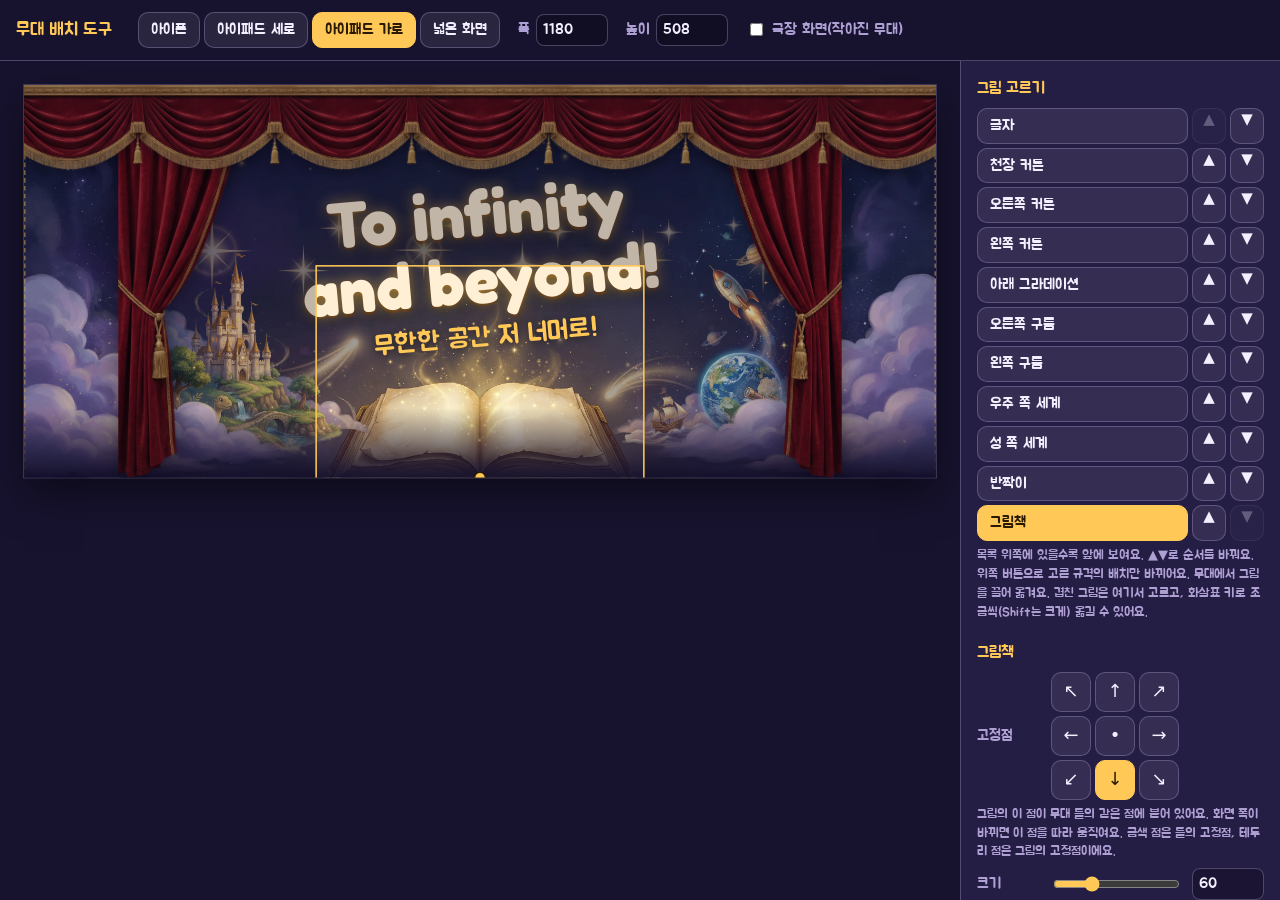
<file: tools/stage-editor.html>
<!doctype html>
<html lang="ko">
<head>
<meta charset="utf-8">
<meta name="viewport" content="width=device-width, initial-scale=1">
<title>무대 배치 도구</title>
<link rel="preconnect" href="https://fonts.googleapis.com">
<link href="https://fonts.googleapis.com/css2?family=Fredoka:wght@600;700&family=Jua&display=swap" rel="stylesheet">
<link rel="stylesheet" href="../stage.css">
<style>
:root { --midnight: #17132f; --panel: #241d44; --line: rgba(175,160,212,.35); --gold: #ffc857; --cream: #fff0d5; --lavender: #afa0d4; --ink: #f4efff; }
* { box-sizing: border-box; }
html, body { margin: 0; height: 100%; }
body { background: var(--midnight); color: var(--ink); font: 15px/1.45 "Jua", system-ui, sans-serif; display: grid; grid-template-columns: 1fr 320px; grid-template-rows: auto 1fr; }
header { grid-column: 1 / -1; display: flex; flex-wrap: wrap; align-items: center; gap: 10px 18px; padding: 12px 16px; border-bottom: 1px solid var(--line); }
header h1 { font-size: 18px; margin: 0 8px 0 0; font-weight: 400; color: var(--gold); }
.seg { display: flex; gap: 4px; flex-wrap: wrap; }
button { font: inherit; color: var(--ink); background: rgba(255,255,255,.08); border: 1px solid var(--line); border-radius: 10px; padding: 6px 12px; cursor: pointer; }
button:hover { background: rgba(255,255,255,.14); }
button.on { background: var(--gold); color: #2a1a00; border-color: var(--gold); }
button.primary { background: var(--gold); color: #2a1a00; border-color: var(--gold); font-size: 16px; padding: 9px 14px; }
button:focus-visible, input:focus-visible { outline: 2px solid var(--gold); outline-offset: 2px; }
label.inline { display: inline-flex; align-items: center; gap: 6px; color: var(--lavender); }
input[type=number] { width: 72px; font: inherit; color: var(--ink); background: rgba(0,0,0,.25); border: 1px solid var(--line); border-radius: 8px; padding: 4px 6px; }
input[type=range] { accent-color: var(--gold); }
#stageWrap { position: relative; overflow: auto; padding: 24px; display: flex; align-items: flex-start; justify-content: center; }
#fit { position: relative; flex: none; }
#scene { position: absolute; left: 0; top: 0; overflow: hidden; transform-origin: 0 0; background: #120d38; box-shadow: 0 0 0 1px var(--line), 0 20px 50px rgba(0,0,0,.5); touch-action: none; }
#scene [data-layer] { pointer-events: auto; cursor: grab; user-select: none; -webkit-user-drag: none; }
#scene.dragging, #scene.dragging [data-layer] { cursor: grabbing; }
.stage-frame::before { content: ""; position: absolute; inset: 0; z-index: 8; border-left: 2px dashed rgba(255,200,87,.6); border-right: 2px dashed rgba(255,200,87,.6); pointer-events: none; }
.title { pointer-events: auto; }
.motto { margin: 0; color: var(--cream); font-family: "Fredoka", sans-serif; font-weight: 700; line-height: 1.02; text-shadow: 0 0 18px rgba(255,200,87,.55), 0 3px 0 rgba(90,40,0,.55), 0 6px 18px rgba(0,0,0,.6); }
.motto-ko { margin: 10px 0 0; color: var(--gold); font-family: "Jua", sans-serif; text-shadow: 0 2px 10px rgba(0,0,0,.45); }
#scene .stage-fade { pointer-events: none; }
#sel { position: absolute; z-index: 100; outline: 2px solid var(--gold); outline-offset: -1px; pointer-events: none; box-shadow: 0 0 0 9999px rgba(10,6,30,.25); }
#pins { position: absolute; inset: 0; z-index: 101; pointer-events: none; overflow: visible; }
aside { border-left: 1px solid var(--line); background: var(--panel); padding: 16px; overflow-y: auto; display: flex; flex-direction: column; gap: 18px; }
aside h2 { font-size: 16px; font-weight: 400; color: var(--gold); margin: 0 0 8px; }
.layers { display: grid; gap: 4px; }
.layers .li { display: grid; grid-template-columns: 1fr 34px 34px; gap: 4px; }
.layers .li > button { text-align: left; display: flex; justify-content: space-between; }
.layers .li .mv { padding: 0; text-align: center; justify-content: center; }
.layers .li .mv:disabled { opacity: .3; cursor: default; }
.layers button small { color: inherit; opacity: .7; }
.grid9 { display: grid; grid-template-columns: repeat(3, 40px); gap: 4px; }
.grid9 button { height: 40px; padding: 0; font-size: 18px; }
.row { display: flex; align-items: center; gap: 10px; margin: 6px 0; }
.row > span { width: 64px; color: var(--lavender); flex: none; }
.row input[type=range] { flex: 1; min-width: 0; }
.help { color: var(--lavender); font-size: 13px; margin: 6px 0 0; }
#status { min-height: 1.4em; color: var(--gold); font-size: 14px; }
.actions { display: grid; gap: 8px; }
.off { opacity: .4; pointer-events: none; }
@media (max-width: 760px) { body { grid-template-columns: 1fr; grid-template-rows: auto auto auto; } aside { border-left: 0; border-top: 1px solid var(--line); } }
</style>
</head>
<body>
<header>
  <h1>무대 배치 도구</h1>
  <div class="seg" id="devices" role="group" aria-label="화면 크기"></div>
  <label class="inline">폭 <input type="number" id="w" min="320" max="2400" step="10"></label>
  <label class="inline">높이 <input type="number" id="h" min="200" max="900" step="10"></label>
  <label class="inline"><input type="checkbox" id="small"> 극장 화면(작아진 무대)</label>
</header>

<main id="stageWrap">
  <div id="fit">
    <section class="scene" id="scene">
      <div class="sky"></div>
      <div class="stage-frame">
        <img class="world-img left" data-layer="worldL" src="../assets/world-left.webp" alt="성 쪽 세계">
        <img class="world-img right" data-layer="worldR" src="../assets/world-right.webp" alt="우주 쪽 세계">
        <img class="sparkles" data-layer="sparkles" src="../assets/sparkles.webp" alt="반짝이">
        <img class="clouds left" data-layer="cloudsL" src="../assets/clouds-left.webp" alt="왼쪽 구름">
        <img class="clouds right" data-layer="cloudsR" src="../assets/clouds-right.webp" alt="오른쪽 구름">
        <img class="book" data-layer="book" src="../assets/book.webp" alt="그림책">
        <img class="drape left" data-layer="drapeL" src="../assets/curtain-left.webp" alt="왼쪽 커튼">
        <img class="drape right" data-layer="drapeR" src="../assets/curtain-right.webp" alt="오른쪽 커튼">
        <div class="title" data-layer="title">
          <h2 class="motto" lang="en">To infinity<br>and beyond!</h2>
          <p class="motto-ko">무한한 공간 저 너머로!</p>
        </div>
      </div>
      <div class="valance3" data-layer="valance"></div>
      <div class="stage-fade" data-layer="fade"></div>
      <div id="sel" hidden></div>
      <svg id="pins" aria-hidden="true"></svg>
    </section>
  </div>
</main>

<aside>
  <section>
    <h2>그림 고르기</h2>
    <div class="layers" id="layers"></div>
    <p class="help">목록 위쪽에 있을수록 앞에 보여요. ▲▼로 순서를 바꿔요. 위쪽 버튼으로 고른 규격의 배치만 바뀌어요. 무대에서 그림을 끌어 옮겨요. 겹친 그림은 여기서 고르고, 화살표 키로 조금씩(Shift는 크게) 옮길 수 있어요.</p>
  </section>

  <section id="props">
    <h2 id="pname">그림</h2>
    <div id="anchorBox">
      <div class="row"><span>고정점</span>
        <div class="grid9" id="grid9" role="group" aria-label="고정점"></div>
      </div>
      <p class="help">그림의 이 점이 무대 틀의 같은 점에 붙어 있어요. 화면 폭이 바뀌면 이 점을 따라 움직여요. 금색 점은 틀의 고정점, 테두리 점은 그림의 고정점이에요.</p>
    </div>
    <div class="row" id="sizeRow"><span>크기</span><input type="range" id="hr" min="5" max="200" step="1"><input type="number" id="hn" step="1"></div>
    <div class="row" id="xRow"><span>가로</span><input type="number" id="x" step=".5"><small class="help">높이의 %</small></div>
    <div class="row" id="yRow"><span>세로</span><input type="number" id="y" step=".5"><small class="help">높이의 %</small></div>
    <div class="row"><span>불투명도</span><input type="range" id="o" min="0" max="1" step=".05"></div>
    <div class="row"><span>보이기</span><input type="checkbox" id="vis"></div>
  </section>

  <section>
    <h2>무대 틀</h2>
    <div class="row"><span>최대 폭</span><input type="range" id="mwr" min="600" max="2000" step="10"><input type="number" id="mwn" step="10"></div>
    <p class="help">점선이 무대 틀이에요. 화면이 이보다 넓어도 커튼과 그림은 점선 안에서만 움직이고, 우주 배경과 천장 커튼만 끝까지 이어져요.</p>
  </section>

  <section class="actions">
    <div id="editing" class="help"></div>
    <button class="primary" id="save">지금 저장</button>
    <p class="help">바꾸면 자동으로 저장돼요.</p>
    <button id="reload">저장된 배치 다시 불러오기</button>
    <button id="copyAll">이 배치를 다른 규격에도 넣기</button>
    <button id="reset">이 규격만 처음 배치로</button>
    <div id="status" role="status"></div>
  </section>
</aside>

<script src="../stage.js"></script>
<script>
const $ = s => document.querySelector(s);
const NAMES = { valance: "천장 커튼", worldL: "성 쪽 세계", worldR: "우주 쪽 세계", sparkles: "반짝이", cloudsL: "왼쪽 구름", cloudsR: "오른쪽 구름", book: "그림책", drapeL: "왼쪽 커튼", drapeR: "오른쪽 커튼", title: "글자", fade: "아래 그라데이션" };
// 실제 앱에서의 무대 높이: 기본 clamp(340, 62vh, 660), 폭 640 미만 clamp(320, 46vh, 420), 극장 화면 clamp(210, 30vh, 320)
const DEVICES = [
  { key: "phone", w: 390, vh: 844 },
  { key: "tabletP", w: 820, vh: 1180 },
  { key: "tabletL", w: 1180, vh: 820 },
  { key: "wide", w: 1600, vh: 900 },
];
const clamp = (a, v, b) => Math.max(a, Math.min(b, v));
function sceneHeight(w, vh, small) {
  if (small) return Math.round(clamp(210, vh * .30, 320));
  return Math.round(w < 640 ? clamp(320, vh * .46, 420) : clamp(340, vh * .62, 660));
}

// all: 규격마다 배치 하나씩, cfg: 지금 고친 규격의 배치
let all = Stage.normalize(null), key = "tabletL", cfg = all[key], sel = "book", dev = 2, W = 1180, H = 508;
const sizeName = k => Stage.SIZES.find(s => s.key === k).name;
const scene = $("#scene");

function render() {
  scene.style.width = W + "px"; scene.style.height = H + "px";
  // 글자 크기도 앱과 같은 규칙(화면 폭 기준)
  const small = $("#small").checked;
  scene.querySelector(".motto").style.fontSize = (small ? clamp(30, W * .07, 62) : clamp(36, W * .072, 84)) + "px";
  scene.querySelector(".motto-ko").style.fontSize = clamp(18, W * .046, 34) + "px";
  Stage.place(scene, cfg);
  fit(); mark(); panel();
}
function fit() {
  const wrap = $("#stageWrap"), avail = wrap.clientWidth - 48;
  const k = Math.min(1, avail / W);
  scene.style.transform = `scale(${k})`; scene.dataset.k = k;
  $("#fit").style.width = W * k + "px"; $("#fit").style.height = H * k + "px";
}
const layerEl = id => scene.querySelector(`[data-layer="${id}"]`);
const kk = () => +scene.dataset.k || 1;

// 선택 테두리와 고정점 표시
function mark() {
  const el = layerEl(sel), box = $("#sel"), svg = $("#pins");
  svg.innerHTML = "";
  if (!el || el.style.display === "none") { box.hidden = true; return; }
  const s = scene.getBoundingClientRect(), r = el.getBoundingClientRect(), k = kk();
  const L = (r.left - s.left) / k, T = (r.top - s.top) / k, Wd = r.width / k, Ht = r.height / k;
  Object.assign(box.style, { left: L + "px", top: T + "px", width: Wd + "px", height: Ht + "px" }); box.hidden = false;
  if (sel === "valance") return;
  const f = scene.querySelector(".stage-frame").getBoundingClientRect();
  const fL = (f.left - s.left) / k, fW = f.width / k;
  const a = cfg.layers[sel].anchor, fx = { l: 0, c: .5, r: 1 }[a[0]], fy = { t: 0, m: .5, b: 1 }[a[1]];
  const px = fL + fW * fx, py = H * fy, ix = L + Wd * fx, iy = T + Ht * fy;
  svg.innerHTML = `<line x1="${px}" y1="${py}" x2="${ix}" y2="${iy}" stroke="#ffc857" stroke-width="2" stroke-dasharray="5 4"/>
    <circle cx="${ix}" cy="${iy}" r="8" fill="none" stroke="#fff" stroke-width="3"/>
    <circle cx="${px}" cy="${py}" r="7" fill="#ffc857" stroke="#2a1a00" stroke-width="2"/>`;
}

// 오른쪽 판
function panel() {
  const L = cfg.layers[sel];
  $("#pname").textContent = NAMES[sel];
  $("#editing").textContent = `지금 고치는 배치: ${sizeName(key)}`;
  list();
  $("#anchorBox").classList.toggle("off", sel === "valance" || sel === "fade");
  $("#xRow").classList.toggle("off", sel === "valance" || sel === "fade");
  $("#sizeRow").classList.toggle("off", sel === "title" || sel === "fade");
  $("#yRow").classList.toggle("off", sel === "fade");
  [...$("#grid9").children].forEach(b => b.classList.toggle("on", b.dataset.a === L.anchor));
  if (document.activeElement !== $("#hn")) $("#hn").value = L.h ?? "";
  $("#hr").value = L.h ?? 50;
  if (document.activeElement !== $("#x")) $("#x").value = +(L.x || 0).toFixed(1);
  if (document.activeElement !== $("#y")) $("#y").value = +(L.y || 0).toFixed(1);
  $("#o").value = L.o ?? 1;
  $("#vis").checked = !L.hide;
  $("#mwr").value = cfg.maxWidth;
  if (document.activeElement !== $("#mwn")) $("#mwn").value = cfg.maxWidth;
  $("#w").value = W; $("#h").value = H;
  [...$("#devices").children].forEach((b, i) => b.classList.toggle("on", i === dev));
}

function setDevice(i) {
  dev = i; const d = DEVICES[i]; key = d.key; cfg = all[key];
  W = d.w; H = sceneHeight(d.w, d.vh, $("#small").checked); render();
}
DEVICES.forEach((d, i) => {
  const b = document.createElement("button"); b.textContent = sizeName(d.key); b.onclick = () => setDevice(i); $("#devices").append(b);
});
// 그림 목록: 위에 있을수록 앞에 보여요. ▲▼로 순서를 바꿔요(지금 규격의 배치에만).
function list() {
  const box = $("#layers"), top = [...cfg.order].reverse();
  box.innerHTML = "";
  top.forEach((id, i) => {
    const row = document.createElement("div"); row.className = "li";
    const b = document.createElement("button"); b.className = id === sel ? "on" : "";
    b.innerHTML = `<span>${NAMES[id]}</span><small>${cfg.layers[id].hide ? "숨김" : ""}</small>`;
    b.onclick = () => { sel = id; render(); };
    const up = document.createElement("button"); up.className = "mv"; up.textContent = "▲"; up.title = "앞으로"; up.setAttribute("aria-label", NAMES[id] + " 앞으로"); up.disabled = i === 0;
    const dn = document.createElement("button"); dn.className = "mv"; dn.textContent = "▼"; dn.title = "뒤로"; dn.setAttribute("aria-label", NAMES[id] + " 뒤로"); dn.disabled = i === top.length - 1;
    up.onclick = () => move(id, 1); dn.onclick = () => move(id, -1);
    row.append(b, up, dn); box.append(row);
  });
}
function move(id, d) {
  const o = cfg.order, i = o.indexOf(id), j = i + d;
  if (j < 0 || j >= o.length) return;
  [o[i], o[j]] = [o[j], o[i]]; sel = id; render(); dirty();
}
const ARROWS = { lt: "↖", ct: "↑", rt: "↗", lm: "←", cm: "•", rm: "→", lb: "↙", cb: "↓", rb: "↘" };
for (const a in ARROWS) {
  const b = document.createElement("button"); b.dataset.a = a; b.textContent = ARROWS[a]; b.title = a;
  b.onclick = () => changeAnchor(a); $("#grid9").append(b);
}

// 고정점을 바꿔도 그림이 지금 자리에 그대로 있도록 x, y를 다시 계산
function changeAnchor(a) {
  const el = layerEl(sel), L = cfg.layers[sel];
  const s = scene.querySelector(".stage-frame").getBoundingClientRect(), r = el.getBoundingClientRect(), k = kk();
  const fw = s.width / k, rl = (r.left - s.left) / k, rr = (r.right - s.left) / k, rt = (r.top - s.top) / k, rb = (r.bottom - s.top) / k;
  const u = v => v / H * 100;
  L.x = a[0] === "l" ? u(rl) : a[0] === "r" ? -u(fw - rr) : u((rl + rr) / 2 - fw / 2);
  L.y = a[1] === "t" ? u(rt) : a[1] === "b" ? -u(H - rb) : u((rt + rb) / 2 - H / 2);
  L.anchor = a; render(); dirty();
}

// 끌어서 옮기기
let drag = null;
scene.addEventListener("pointerdown", e => {
  const hits = document.elementsFromPoint(e.clientX, e.clientY).map(n => n.closest("[data-layer]")).filter(Boolean);
  if (!hits.length) return;
  const id = hits.some(h => h.dataset.layer === sel) ? sel : hits[0].dataset.layer;
  sel = id; const L = cfg.layers[id];
  drag = { x: e.clientX, y: e.clientY, x0: L.x || 0, y0: L.y || 0 };
  scene.setPointerCapture(e.pointerId); scene.classList.add("dragging"); e.preventDefault(); render();
});
scene.addEventListener("pointermove", e => {
  if (!drag) return;
  const L = cfg.layers[sel], k = kk();
  const dx = (e.clientX - drag.x) / k / H * 100, dy = (e.clientY - drag.y) / k / H * 100;
  if (sel !== "valance") L.x = Math.round((drag.x0 + dx) * 10) / 10;
  L.y = Math.round((drag.y0 + dy) * 10) / 10;
  render(); dirty();
});
const endDrag = () => { drag = null; scene.classList.remove("dragging"); };
scene.addEventListener("pointerup", endDrag); scene.addEventListener("pointercancel", endDrag);

addEventListener("keydown", e => {
  if (e.target.matches("input")) return;
  const step = e.shiftKey ? 2 : .5, L = cfg.layers[sel];
  const d = { ArrowLeft: [-step, 0], ArrowRight: [step, 0], ArrowUp: [0, -step], ArrowDown: [0, step] }[e.key];
  if (!d) return;
  e.preventDefault();
  if (sel !== "valance") L.x = Math.round(((L.x || 0) + d[0]) * 10) / 10;
  L.y = Math.round(((L.y || 0) + d[1]) * 10) / 10;
  render(); dirty();
});

const num = v => (v === "" || isNaN(+v)) ? null : +v;
$("#hr").oninput = e => { cfg.layers[sel].h = +e.target.value; render(); dirty(); };
$("#hn").oninput = e => { const v = num(e.target.value); if (v) { cfg.layers[sel].h = v; render(); dirty(); } };
$("#x").oninput = e => { const v = num(e.target.value); if (v != null) { cfg.layers[sel].x = v; render(); dirty(); } };
$("#y").oninput = e => { const v = num(e.target.value); if (v != null) { cfg.layers[sel].y = v; render(); dirty(); } };
$("#o").oninput = e => { const v = +e.target.value; if (v >= 1) delete cfg.layers[sel].o; else cfg.layers[sel].o = v; render(); dirty(); };
$("#vis").onchange = e => { if (e.target.checked) delete cfg.layers[sel].hide; else cfg.layers[sel].hide = true; render(); dirty(); };
$("#mwr").oninput = e => { cfg.maxWidth = +e.target.value; render(); dirty(); };
$("#mwn").oninput = e => { const v = num(e.target.value); if (v >= 320) { cfg.maxWidth = v; render(); dirty(); } };
$("#w").onchange = e => { W = clamp(320, +e.target.value || W, 2400); dev = -1; render(); };   // 폭·높이만 바꾸면 지금 규격의 배치를 계속 고쳐요
$("#h").onchange = e => { H = clamp(200, +e.target.value || H, 900); dev = -1; render(); };
$("#small").onchange = () => dev >= 0 ? setDevice(dev) : render();
addEventListener("resize", () => { fit(); mark(); });
scene.querySelectorAll("img").forEach(i => i.addEventListener("load", mark));

// 저장
let changed = false;
// 자동 저장: 바꾸고 0.7초 동안 손을 멈추면 stage.json에 저장
let saveTimer = 0;
function dirty() { changed = true; status("저장하는 중…"); clearTimeout(saveTimer); saveTimer = setTimeout(autoSave, 700); }
async function put() {
  const r = await fetch("../stage.json", { method: "PUT", headers: { "Content-Type": "application/json" }, body: JSON.stringify(clean(), null, 2) + "\n" });
  if (!r.ok) throw new Error(r.status);
}
async function autoSave() {
  try {
    await put(); changed = false;
    status(`자동 저장했어요 (${new Date().toLocaleTimeString("ko-KR", { hour: "numeric", minute: "2-digit", second: "2-digit" })}). 집 화면에 반영하려면 Claude에게 배포해 달라고 해 주세요.`);
  } catch { status("자동 저장이 안 돼요. 저장 버튼을 누르면 stage.json 파일로 내려받아요."); }
}
function status(t) { $("#status").textContent = t; }
function cleanOne(c) {
  const out = { maxWidth: Math.round(c.maxWidth), order: [...c.order], layers: {} };
  for (const id in c.layers) {
    const L = {}; for (const k in c.layers[id]) { const v = c.layers[id][k]; L[k] = typeof v === "number" ? Math.round(v * 10) / 10 : v; }
    out.layers[id] = L;
  }
  return out;
}
function clean() { const out = {}; for (const s of Stage.SIZES) out[s.key] = cleanOne(all[s.key]); return out; }
$("#save").onclick = async () => {
  clearTimeout(saveTimer);
  const body = JSON.stringify(clean(), null, 2) + "\n";
  try {
    const r = await fetch("../stage.json", { method: "PUT", headers: { "Content-Type": "application/json" }, body });
    if (!r.ok) throw new Error(r.status);
    changed = false; status("네 가지 규격의 배치를 모두 저장했어요. 집 화면에 반영하려면 Claude에게 배포해 달라고 해 주세요.");
  } catch {
    const a = document.createElement("a"); a.href = URL.createObjectURL(new Blob([body], { type: "application/json" })); a.download = "stage.json"; a.click();
    changed = false; status("여기서는 바로 저장할 수 없어서 stage.json 파일로 내려받았어요. kids-english-tv 폴더에 넣어 주세요.");
  }
};
async function load() {
  try {
    const r = await fetch("../stage.json?t=" + Date.now(), { cache: "no-store" });
    all = Stage.normalize(r.ok ? await r.json() : null); cfg = all[key]; changed = false; status(r.ok ? "저장된 배치를 불러왔어요" : "처음 배치예요");
  } catch { all = Stage.normalize(null); cfg = all[key]; status("처음 배치예요"); }
  render();
}
$("#reload").onclick = load;
$("#reset").onclick = () => { all[key] = cfg = Stage.merge(null); render(); dirty(); };
$("#copyAll").onclick = () => {
  if (!confirm(`${sizeName(key)} 배치를 다른 세 규격에도 똑같이 넣을까요? 다른 규격에서 고친 내용은 바뀌어요.`)) return;
  for (const s of Stage.SIZES) if (s.key !== key) all[s.key] = Stage.merge(JSON.parse(JSON.stringify(cfg)));
  status(`${sizeName(key)} 배치를 모든 규격에 넣었어요`); changed = true;
};
addEventListener("beforeunload", e => { if (changed) e.preventDefault(); });

setDevice(2); load();
</script>
</body>
</html>
</file>
<file: stage.css>
/* 무대 그림 공통 모양(첫 화면과 배치 도구가 함께 씀). 위치·크기는 stage.js가 stage.json대로 정해요. */
.scene { isolation: isolate; }   /* 무대 그림 순서가 아래 카드 위로 올라오지 않게 */
.scene .sky { position: absolute; inset: 0; background: #120d38 url(assets/sky.webp) center bottom / cover no-repeat; }
.stage-frame { position: absolute; top: 0; bottom: 0; left: 0; right: 0; margin: 0 auto; }
.stage-frame > img { position: absolute; max-width: none; display: block; }
.scene .sparkles { pointer-events: none; animation: drift 9s ease-in-out infinite; }
@keyframes drift { 50% { transform: translateY(-8px); } }
.scene .clouds { pointer-events: none; }
.valance3 { position: absolute; z-index: 4; left: 0; right: 0; top: 0; background: url(assets/valance.webp) center top / auto 100% repeat-x; filter: drop-shadow(0 6px 8px rgba(0,0,0,.45)); }
.scene .drape { z-index: 3; transition: transform 1.6s cubic-bezier(.6,0,.2,1); filter: drop-shadow(0 0 14px rgba(0,0,0,.5)); }
.scene .drape.left { transform-origin: left center; }
.scene .drape.right { transform-origin: right center; }
.home.closed .drape { transform: scaleX(2.3); }
.stage-fade { position: absolute; left: 0; right: 0; bottom: -1px; height: 18%; background: linear-gradient(transparent, var(--midnight, #17132f)); pointer-events: none; }
.scene .title { position: absolute; z-index: 5; transform: rotate(-5deg); width: min(86%, 760px); text-align: center; }
@media (prefers-reduced-motion: reduce) { .scene .sparkles { animation: none; } .scene .drape { transition: none; } }
</file>
